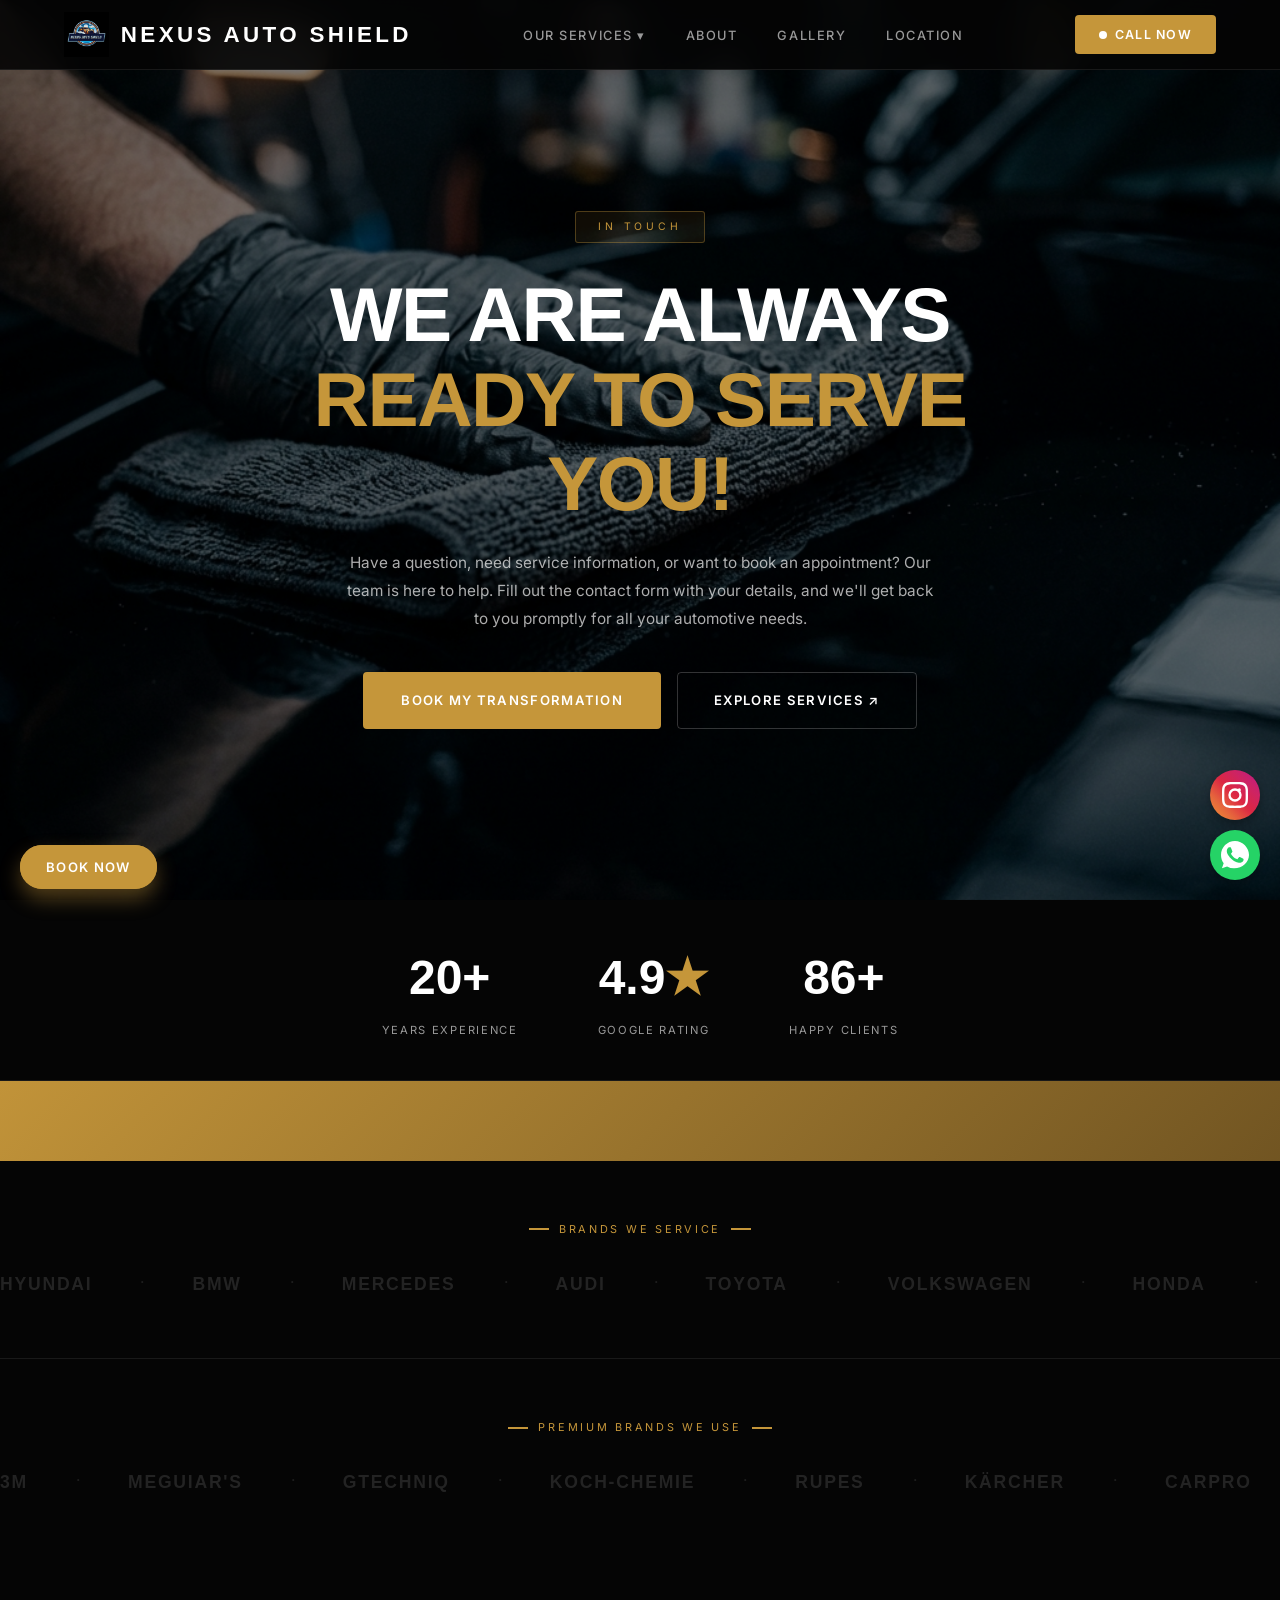
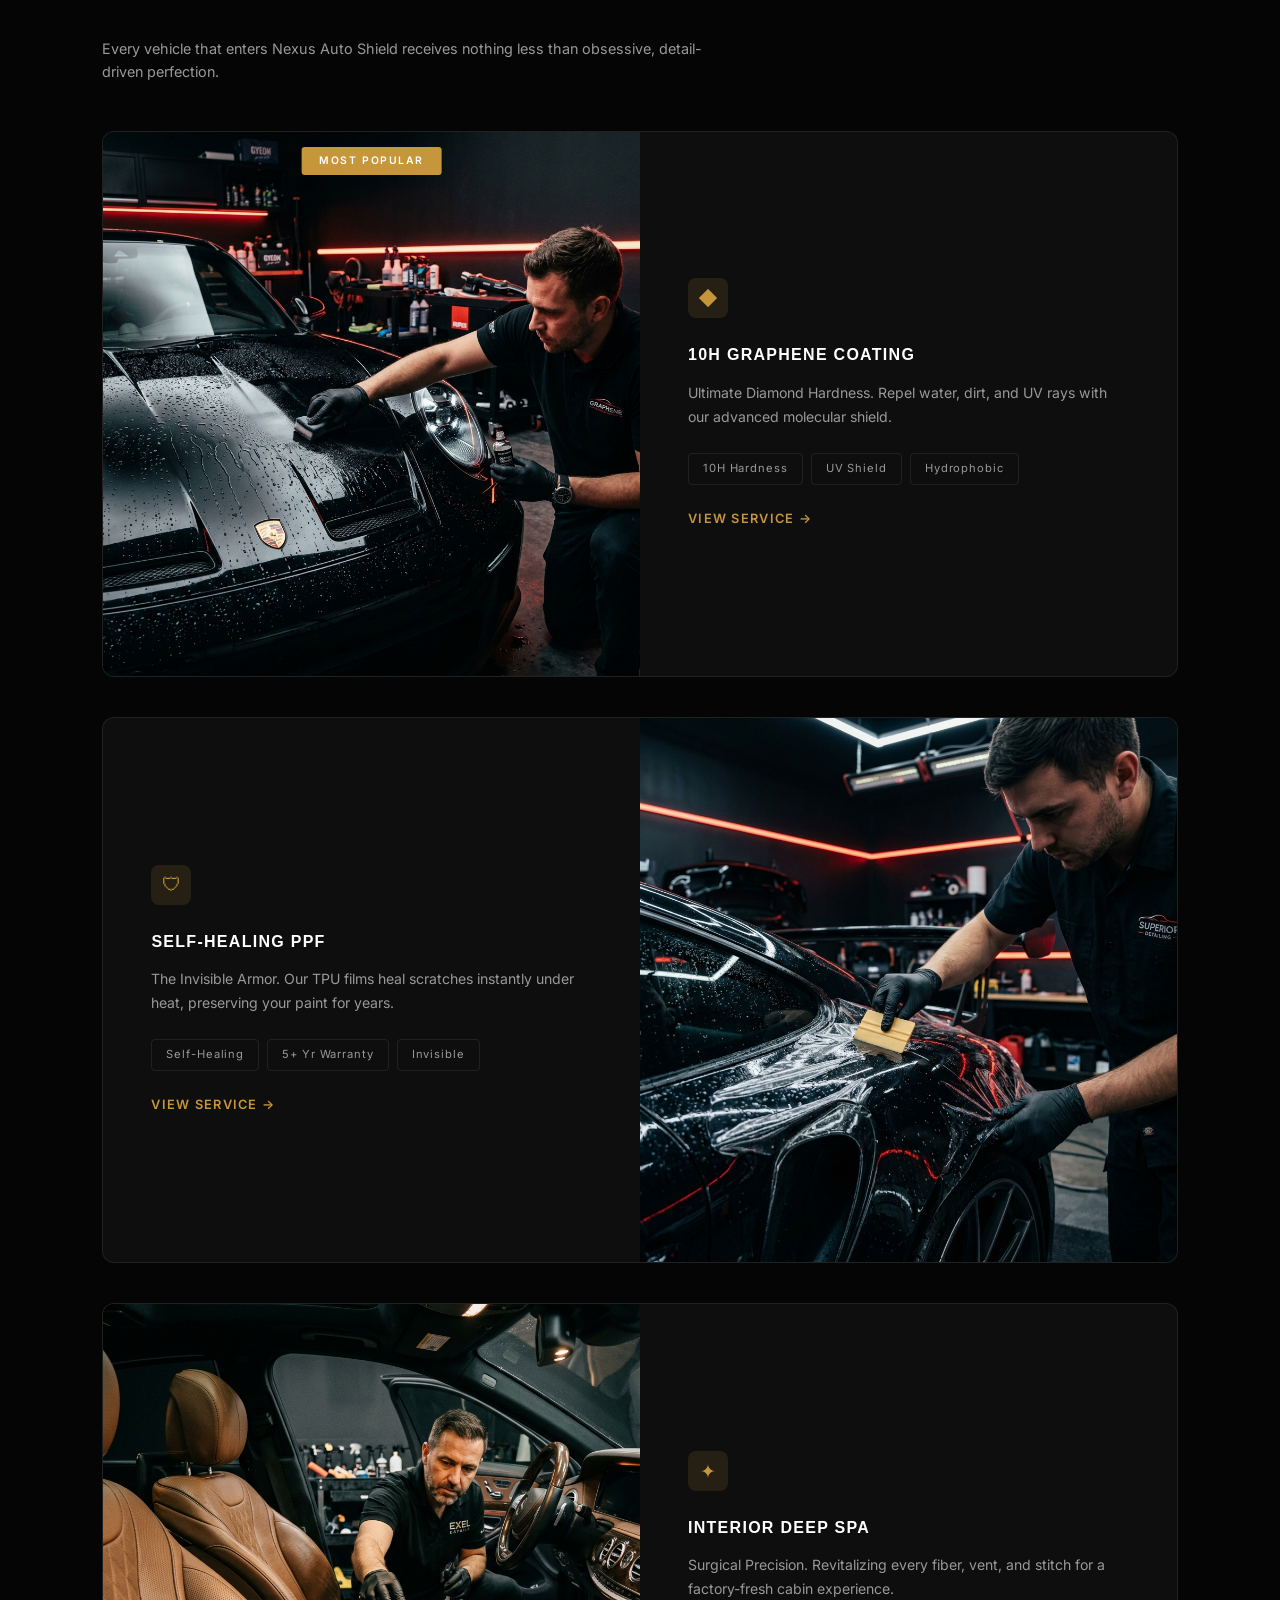
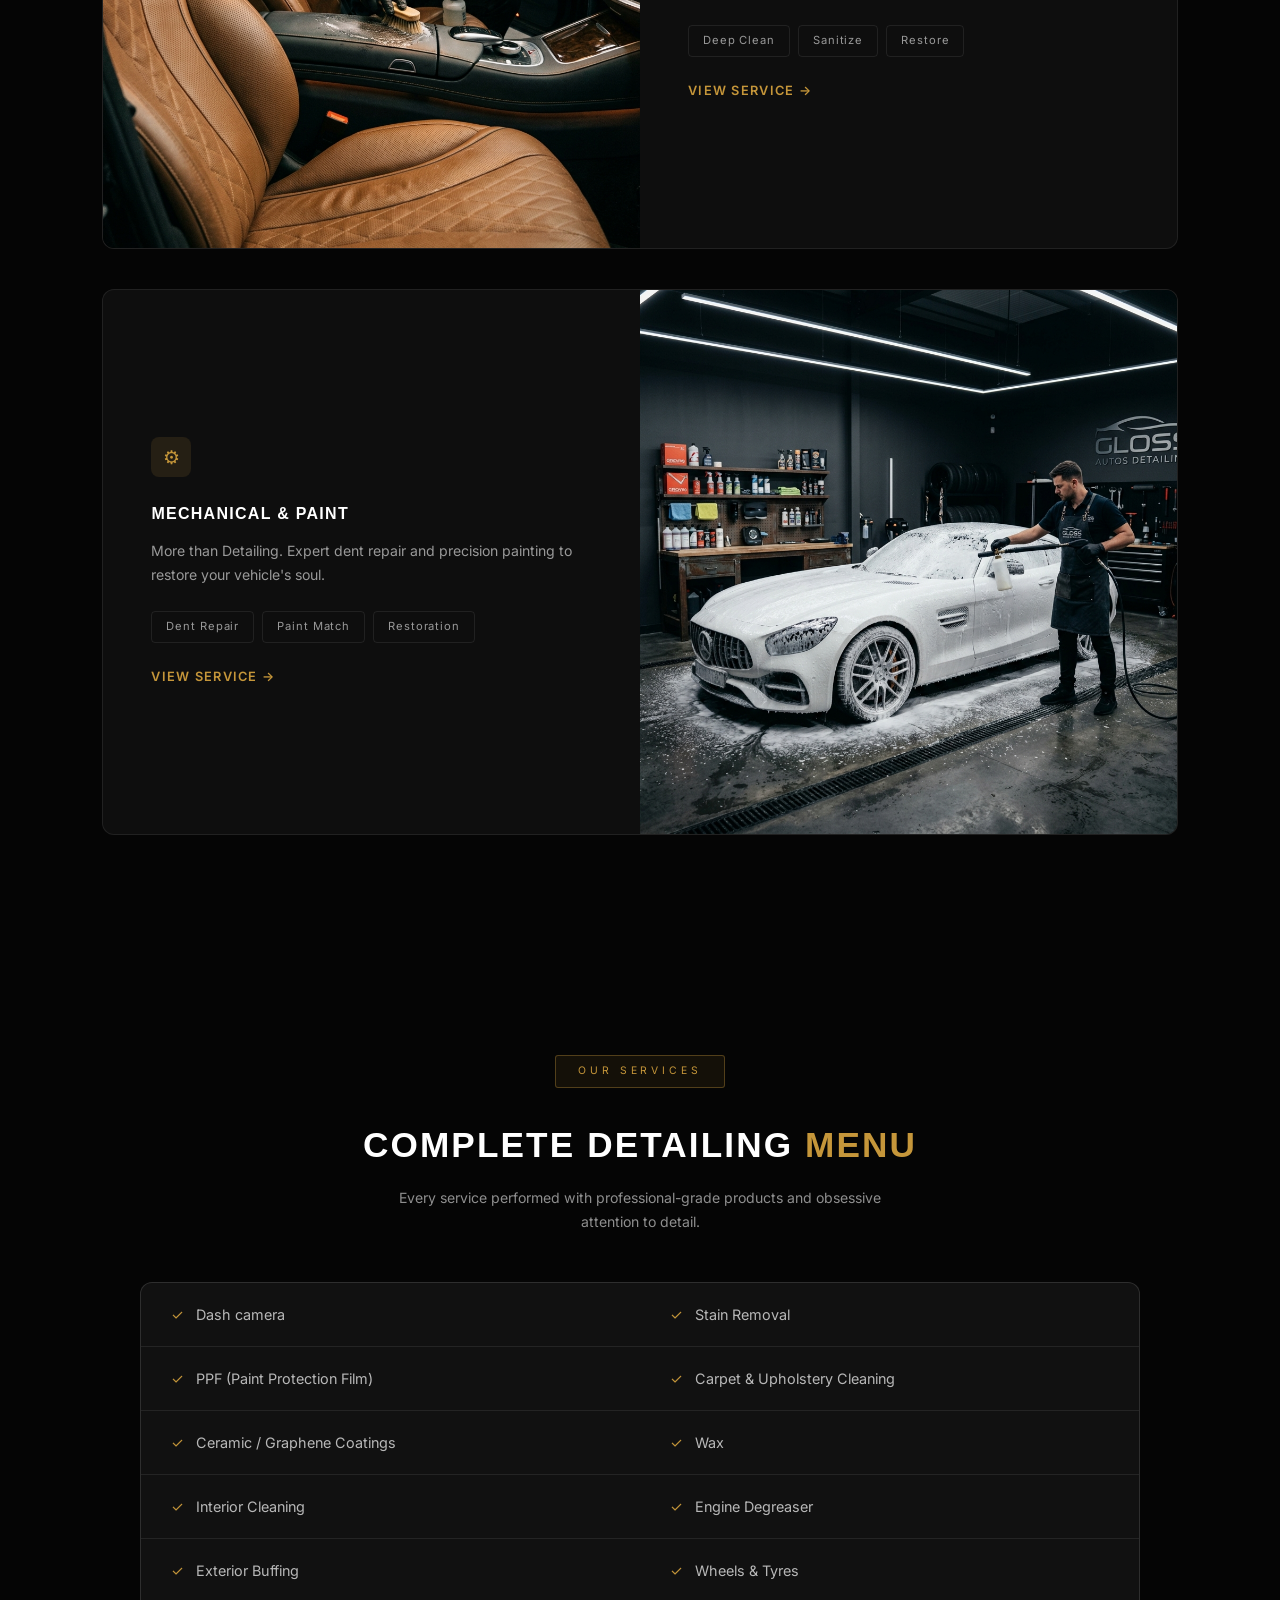
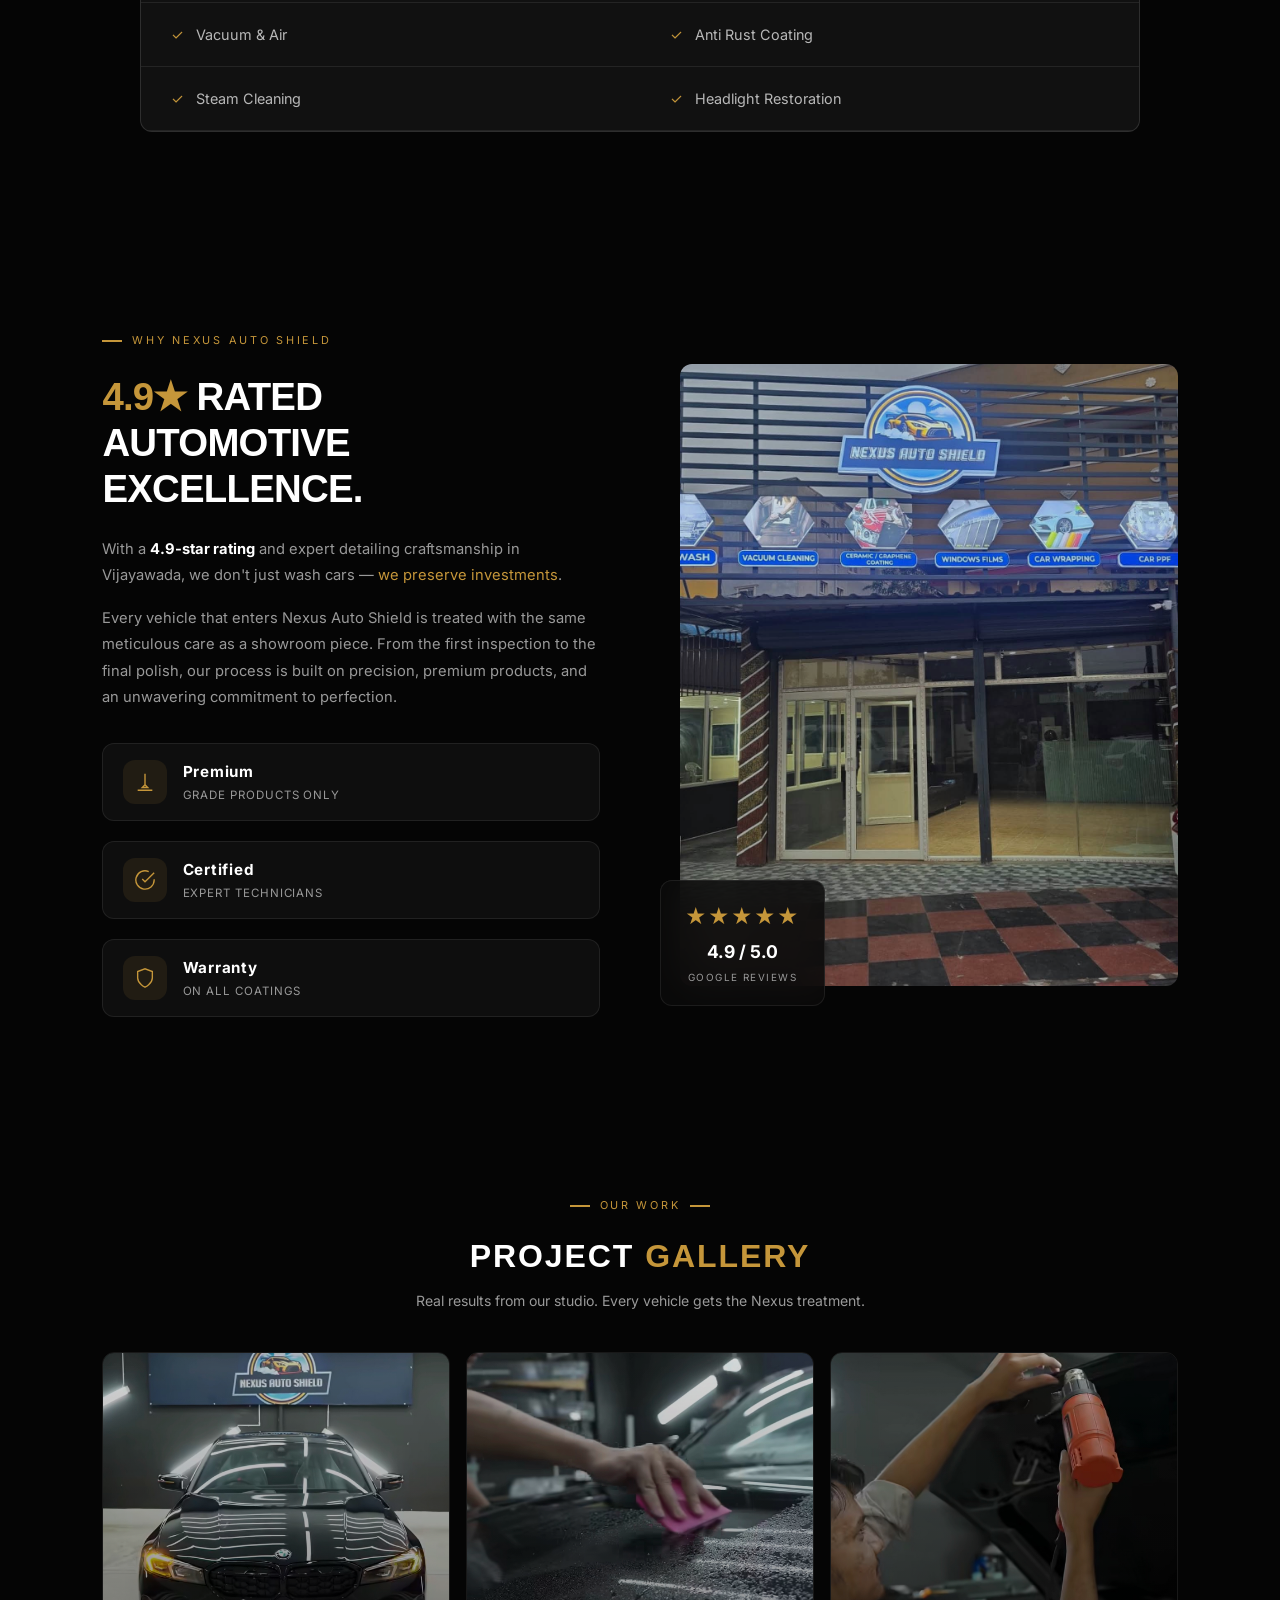
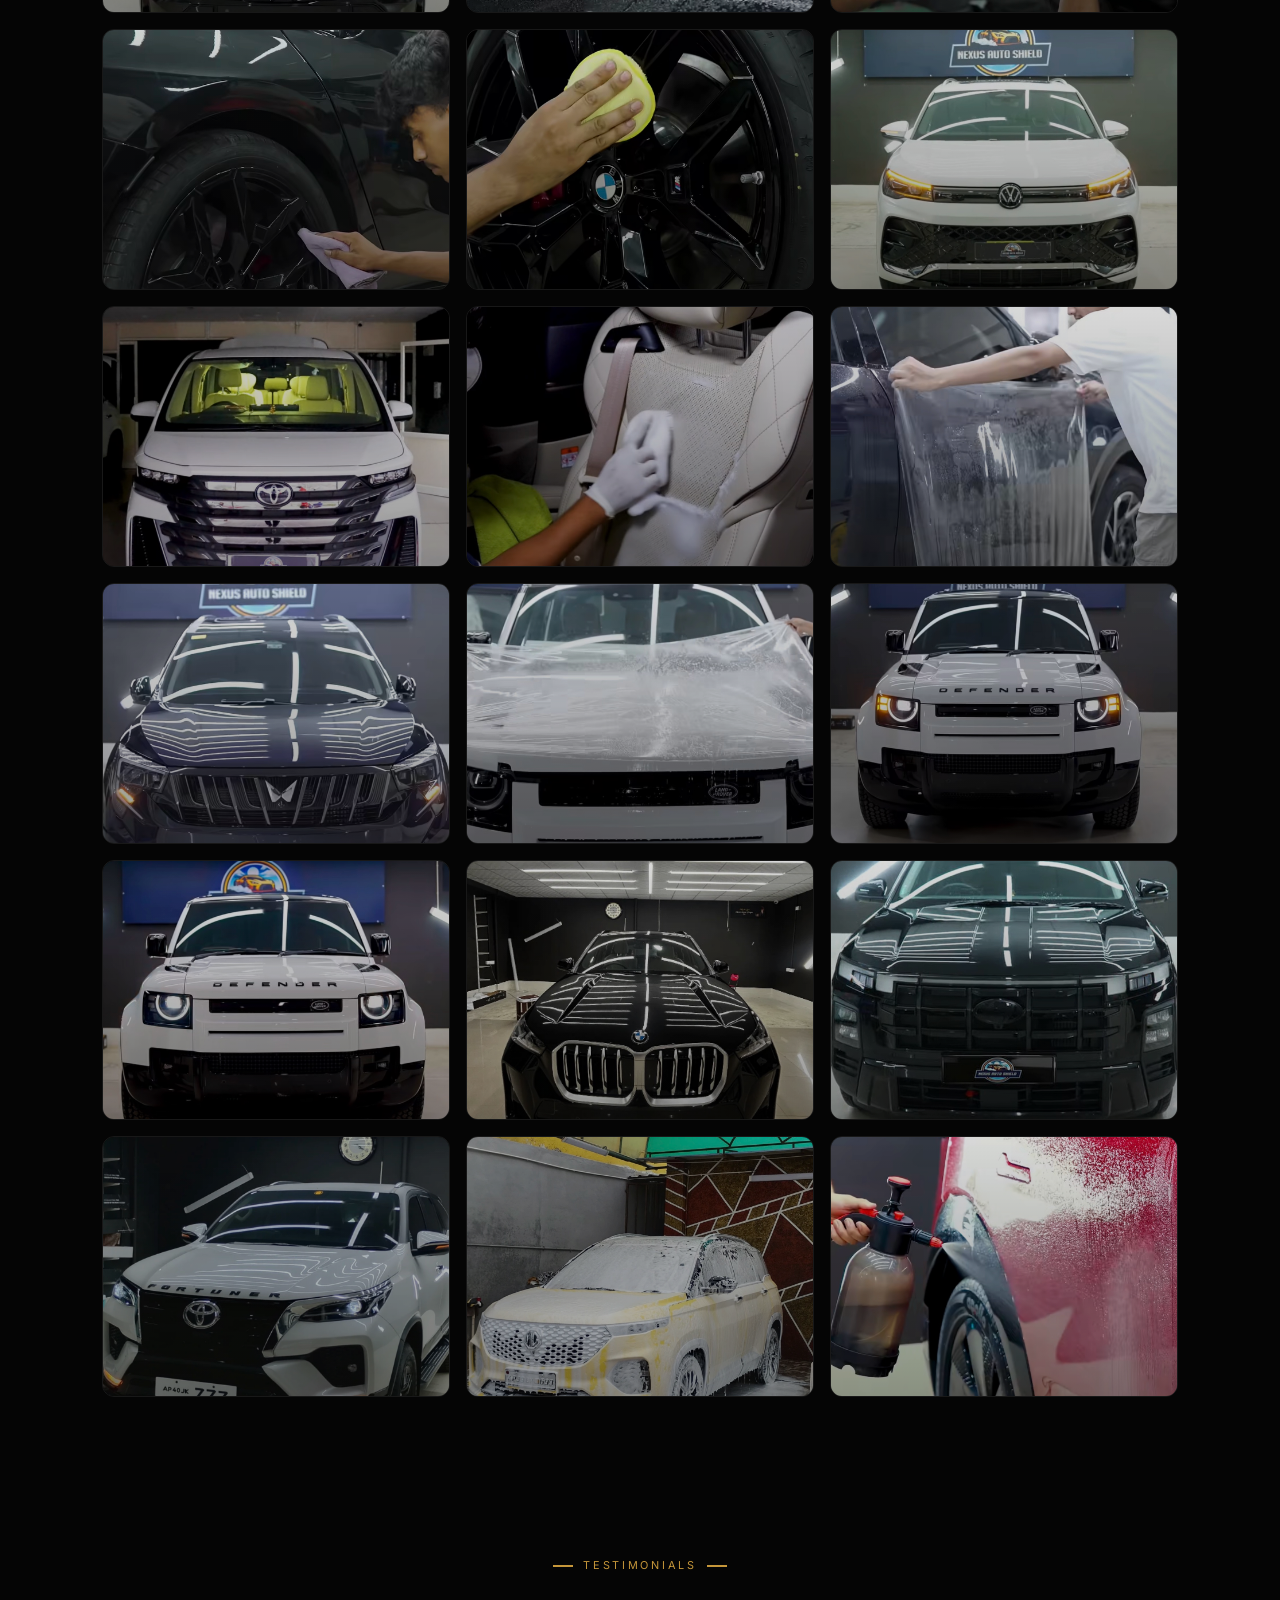
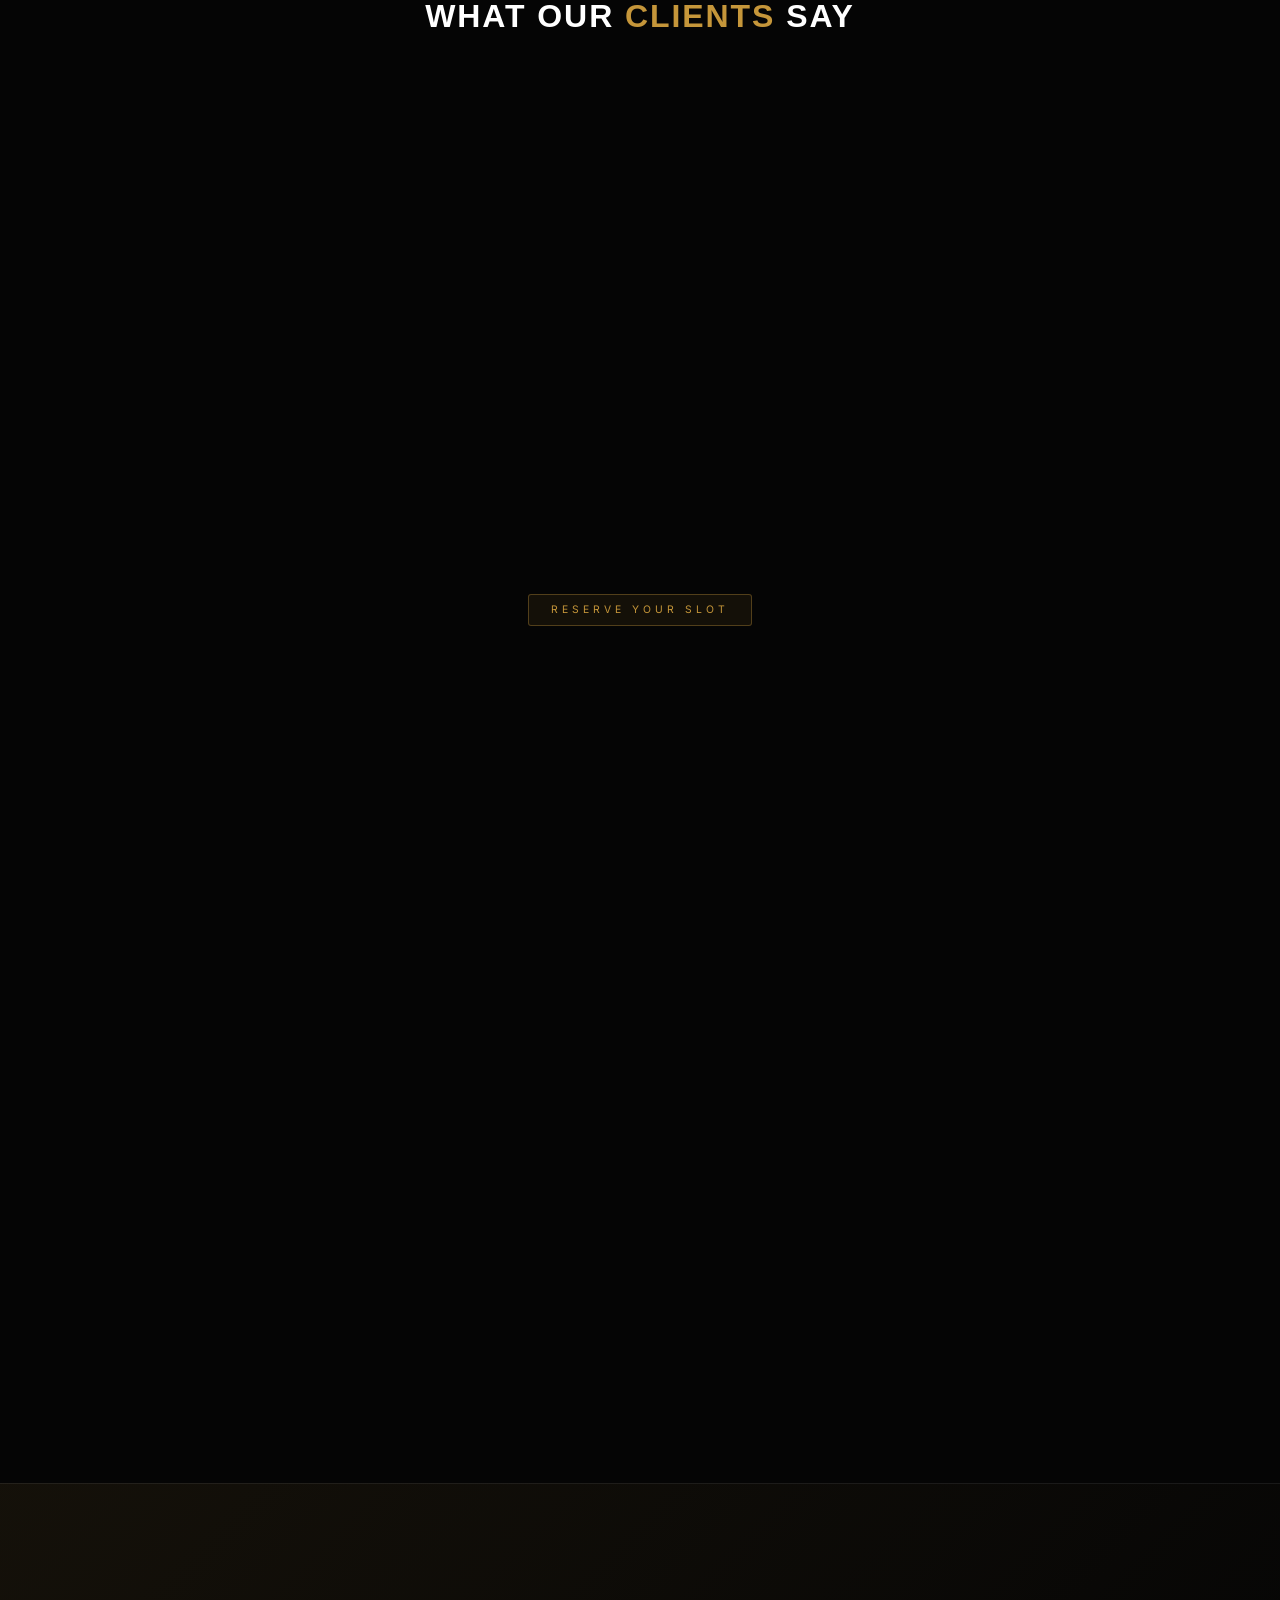
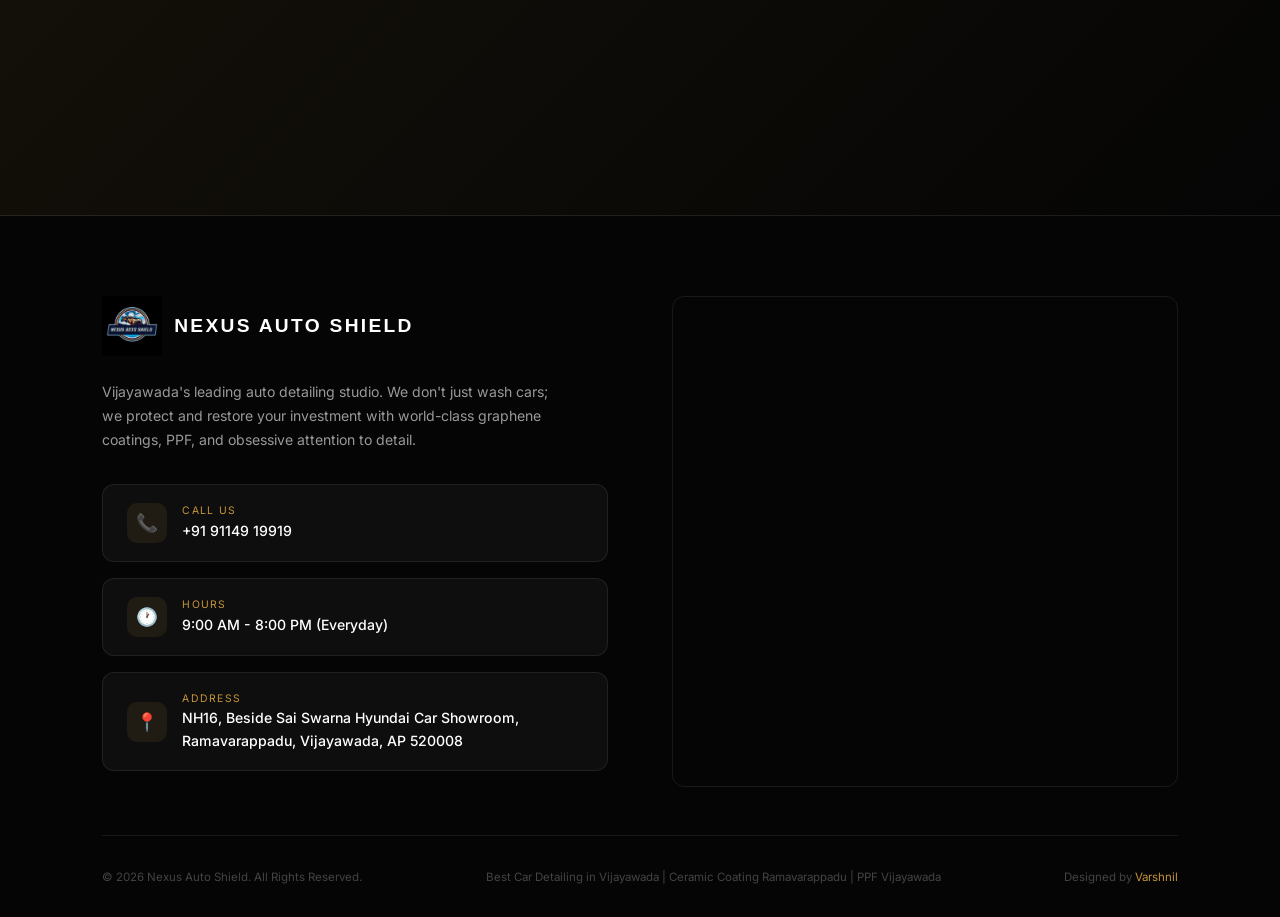
<file: index.html>
<!DOCTYPE html>
<html lang="en">

<head>
  <meta charset="UTF-8">
  <meta name="viewport" content="width=device-width,initial-scale=1.0">
  <title>Nexus Auto Shield | Best Car Detailing in Vijayawada | Ceramic Coating Ramavarappadu</title>
  <meta name="description"
    content="Premium automotive excellence. 10H Graphene Coating, Self-Healing PPF, and showroom restoration in Ramavarappadu, Vijayawada.">
  <link rel="stylesheet" href="style.css">
</head>

<body>

  <!-- PRELOADER -->
  <div class="preloader" id="preloader">
    <img src="images/logo.jpeg" alt="Nexus Auto Shield" class="preloader-logo">
    <div class="preloader-bar"></div>
  </div>

  <!-- NAV -->
  <nav class="nav" id="navbar">
    <div class="nav-brand">
      <img src="images/logo.jpeg" alt="Nexus Auto Shield Logo" style="height:45px;width:auto;">
      <h2>NEXUS AUTO SHIELD</h2>
    </div>
    <ul class="nav-menu" id="navMenu">
      <li class="dropdown">
        <a href="services.html">Our Services ▾</a>
        <div class="dropdown-content">
          <a href="services.html#detailing">Car Detailing</a>
          <a href="services.html#ppf">Self-Healing PPF</a>
          <a href="services.html#ceramic">Ceramic Coating</a>
          <a href="services.html#graphene">10H Graphene</a>
          <a href="services.html#mechanical">Mechanical Services</a>
          <a href="services.html#underbody">Underbody Coating</a>
          <a href="services.html#tint">Window Tint</a>
          <a href="services.html#denting">Denting & Painting</a>
        </div>
      </li>
      <li><a href="#trust">About</a></li>
      <li><a href="#gallery">Gallery</a></li>
      <li><a href="#footer">Location</a></li>
    </ul>
    <a href="tel:+919114919919" class="nav-cta desk"><span class="dot"></span> Call Now</a>
    <button class="hamburger" id="hamburger" aria-label="Menu"><span></span><span></span><span></span></button>
  </nav>

  <!-- HERO -->
  <section class="hero" id="hero">
    <!-- Fixed parallax bg — clipped to parent for iOS/Android compatibility -->
    <div class="hero-parallax-wrap">
      <div class="hero-parallax-bg"></div>
      <div class="hero-parallax-overlay"></div>
    </div>
    <div class="hero-content">
      <div class="hero-contact-tag">IN TOUCH</div>
      <h1 class="hero-contact-heading">We Are Always<br><span class="filled">Ready to Serve You!</span></h1>
      <p class="hero-contact-sub">Have a question, need service information, or want to book an appointment? Our team is here to help. Fill out the contact form with your details, and we'll get back to you promptly for all your automotive needs.</p>
      <div class="hero-btns">
        <a href="#booking" class="btn-red">Book My Transformation</a>
        <a href="services.html" class="btn-ghost">Explore Services ↗</a>
      </div>
    </div>
  </section>

  <!-- STATS -->
  <section class="stats reveal">
    <div class="stat">
      <div class="stat-num" data-target="20">0+</div>
      <div class="stat-label">Years Experience</div>
    </div>
    <div class="stat">
      <div class="stat-num">4.9<span class="star">★</span></div>
      <div class="stat-label">Google Rating</div>
    </div>
    <div class="stat">
      <div class="stat-num" data-target="86">0+</div>
      <div class="stat-label">Happy Clients</div>
    </div>
  </section>

  <!-- RED DIVIDER -->
  <div class="red-divider"></div>

  <!-- BRANDS WE SERVICE -->
  <section class="brands">
    <div class="tag reveal"><span class="line"></span> Brands We Service <span class="line"></span></div>
    <div style="overflow:hidden">
      <div class="brands-track">
        <span class="brand-name">Hyundai</span><span class="brand-sep">·</span>
        <span class="brand-name">BMW</span><span class="brand-sep">·</span>
        <span class="brand-name">Mercedes</span><span class="brand-sep">·</span>
        <span class="brand-name">Audi</span><span class="brand-sep">·</span>
        <span class="brand-name">Toyota</span><span class="brand-sep">·</span>
        <span class="brand-name">Volkswagen</span><span class="brand-sep">·</span>
        <span class="brand-name">Honda</span><span class="brand-sep">·</span>
        <span class="brand-name">Kia</span><span class="brand-sep">·</span>
        <span class="brand-name">Mahindra</span><span class="brand-sep">·</span>
        <span class="brand-name">Tata</span><span class="brand-sep">·</span>
        <span class="brand-name">Maruti Suzuki</span><span class="brand-sep">·</span>
        <span class="brand-name">Skoda</span><span class="brand-sep">·</span>
        <span class="brand-name">Jeep</span><span class="brand-sep">·</span>
        <span class="brand-name">Land Rover</span><span class="brand-sep">·</span>
        <span class="brand-name">Porsche</span><span class="brand-sep">·</span>
        <span class="brand-name">Volvo</span><span class="brand-sep">·</span>
        <!-- duplicate -->
        <span class="brand-name">Hyundai</span><span class="brand-sep">·</span>
        <span class="brand-name">BMW</span><span class="brand-sep">·</span>
        <span class="brand-name">Mercedes</span><span class="brand-sep">·</span>
        <span class="brand-name">Audi</span><span class="brand-sep">·</span>
        <span class="brand-name">Toyota</span><span class="brand-sep">·</span>
        <span class="brand-name">Volkswagen</span><span class="brand-sep">·</span>
        <span class="brand-name">Honda</span><span class="brand-sep">·</span>
        <span class="brand-name">Kia</span><span class="brand-sep">·</span>
        <span class="brand-name">Mahindra</span><span class="brand-sep">·</span>
        <span class="brand-name">Tata</span><span class="brand-sep">·</span>
        <span class="brand-name">Maruti Suzuki</span><span class="brand-sep">·</span>
        <span class="brand-name">Skoda</span><span class="brand-sep">·</span>
        <span class="brand-name">Jeep</span><span class="brand-sep">·</span>
        <span class="brand-name">Land Rover</span><span class="brand-sep">·</span>
        <span class="brand-name">Porsche</span><span class="brand-sep">·</span>
        <span class="brand-name">Volvo</span>
      </div>
    </div>
  </section>

  <!-- PREMIUM BRANDS WE USE -->
  <section class="brands premium-brands">
    <div class="tag reveal"><span class="line"></span> Premium Brands We Use <span class="line"></span></div>
    <div style="overflow:hidden">
      <div class="brands-track" style="animation-direction:reverse;animation-duration:35s">
        <span class="brand-name">3M</span><span class="brand-sep">·</span>
        <span class="brand-name">Meguiar's</span><span class="brand-sep">·</span>
        <span class="brand-name">Gtechniq</span><span class="brand-sep">·</span>
        <span class="brand-name">Koch-Chemie</span><span class="brand-sep">·</span>
        <span class="brand-name">Rupes</span><span class="brand-sep">·</span>
        <span class="brand-name">Kärcher</span><span class="brand-sep">·</span>
        <span class="brand-name">CarPro</span><span class="brand-sep">·</span>
        <span class="brand-name">Menzerna</span><span class="brand-sep">·</span>
        <!-- duplicate -->
        <span class="brand-name">3M</span><span class="brand-sep">·</span>
        <span class="brand-name">Meguiar's</span><span class="brand-sep">·</span>
        <span class="brand-name">Gtechniq</span><span class="brand-sep">·</span>
        <span class="brand-name">Koch-Chemie</span><span class="brand-sep">·</span>
        <span class="brand-name">Rupes</span><span class="brand-sep">·</span>
        <span class="brand-name">Kärcher</span><span class="brand-sep">·</span>
        <span class="brand-name">CarPro</span><span class="brand-sep">·</span>
        <span class="brand-name">Menzerna</span>
      </div>
    </div>
  </section>

  <!-- FEATURED SERVICES -->
  <section class="featured" id="services">
    <p class="intro reveal">Every vehicle that enters Nexus Auto Shield receives nothing less than obsessive, detail-driven
      perfection.</p>

    <!-- 10H Graphene -->
    <div class="service-showcase reveal">
      <div class="service-img-wrap">
        <div class="badge">Most Popular</div>
        <img src="images/graphene.png" alt="10H Graphene Coating" class="service-img">
      </div>
      <div class="service-info">
        <div class="icon">◆</div>
        <h3>10H Graphene Coating</h3>
        <p>Ultimate Diamond Hardness. Repel water, dirt, and UV rays with our advanced molecular shield.</p>
        <div class="service-tags"><span>10H Hardness</span><span>UV Shield</span><span>Hydrophobic</span></div>
        <a href="services.html#graphene" class="service-link">View Service →</a>
      </div>
    </div>

    <!-- Self-Healing PPF -->
    <div class="service-showcase reverse reveal">
      <div class="service-img-wrap">
        <img src="images/ppf.png" alt="Self-Healing PPF" class="service-img">
      </div>
      <div class="service-info">
        <div class="icon">🛡</div>
        <h3>Self-Healing PPF</h3>
        <p>The Invisible Armor. Our TPU films heal scratches instantly under heat, preserving your paint for years.</p>
        <div class="service-tags"><span>Self-Healing</span><span>5+ Yr Warranty</span><span>Invisible</span></div>
        <a href="services.html#ppf" class="service-link">View Service →</a>
      </div>
    </div>

    <!-- Interior Deep Spa -->
    <div class="service-showcase reveal">
      <div class="service-img-wrap">
        <img src="images/interior.png" alt="Interior Deep Spa" class="service-img">
      </div>
      <div class="service-info">
        <div class="icon">✦</div>
        <h3>Interior Deep Spa</h3>
        <p>Surgical Precision. Revitalizing every fiber, vent, and stitch for a factory-fresh cabin experience.</p>
        <div class="service-tags"><span>Deep Clean</span><span>Sanitize</span><span>Restore</span></div>
        <a href="services.html#detailing" class="service-link">View Service →</a>
      </div>
    </div>

    <!-- Mechanical & Paint -->
    <div class="service-showcase reverse reveal">
      <div class="service-img-wrap">
        <img src="images/carwash.png" alt="Car Wash & Mechanical" class="service-img">
      </div>
      <div class="service-info">
        <div class="icon">⚙</div>
        <h3>Mechanical & Paint</h3>
        <p>More than Detailing. Expert dent repair and precision painting to restore your vehicle's soul.</p>
        <div class="service-tags"><span>Dent Repair</span><span>Paint Match</span><span>Restoration</span></div>
        <a href="services.html#mechanical" class="service-link">View Service →</a>
      </div>
    </div>
  </section>

  <!-- COMPLETE DETAILING MENU -->
  <section class="detail-menu parallax-section" id="services-menu">
    <div class="section-parallax-wrap">
      <div class="section-parallax-bg" style="background-image:url('images/hero-parallax.jpg')"></div>
      <div class="section-parallax-overlay" style="background:rgba(5,5,5,.82)"></div>
    </div>
    <div class="section-parallax-content">
      <div class="hero-contact-tag">OUR SERVICES</div>
      <h2 class="reveal" style="text-align:center;font-size:clamp(1.5rem,3vw,2.2rem);margin-bottom:.8rem">Complete Detailing <span class="accent">Menu</span></h2>
      <p class="reveal" style="text-align:center;color:rgba(255,255,255,.55);font-size:.88rem;max-width:540px;margin:0 auto 3rem;line-height:1.7">Every service performed with professional-grade products and obsessive attention to detail.</p>
      <div class="menu-grid reveal">
        <div class="menu-item"><span class="check">✓</span> Dash camera</div>
        <div class="menu-item"><span class="check">✓</span> Stain Removal</div>
        <div class="menu-item"><span class="check">✓</span> PPF (Paint Protection Film)</div>
        <div class="menu-item"><span class="check">✓</span> Carpet &amp; Upholstery Cleaning</div>
        <div class="menu-item"><span class="check">✓</span> Ceramic / Graphene Coatings</div>
        <div class="menu-item"><span class="check">✓</span> Wax</div>
        <div class="menu-item"><span class="check">✓</span> Interior Cleaning</div>
        <div class="menu-item"><span class="check">✓</span> Engine Degreaser</div>
        <div class="menu-item"><span class="check">✓</span> Exterior Buffing</div>
        <div class="menu-item"><span class="check">✓</span> Wheels &amp; Tyres</div>
        <div class="menu-item"><span class="check">✓</span> Vacuum &amp; Air</div>
        <div class="menu-item"><span class="check">✓</span> Anti Rust Coating</div>
        <div class="menu-item"><span class="check">✓</span> Steam Cleaning</div>
        <div class="menu-item"><span class="check">✓</span> Headlight Restoration</div>
      </div>
    </div>
  </section>

  <!-- TRUST / ABOUT -->
  <section class="trust-section" id="trust">
    <div class="trust-container">
      <div class="trust-grid-new">
        <div class="trust-content" data-animate="fade-right">
          <span class="trust-tag">WHY NEXUS AUTO SHIELD</span>
          <h2 class="trust-heading">
            <span class="accent">4.9★</span> RATED<br>
            AUTOMOTIVE<br>
            EXCELLENCE.
          </h2>
          <p class="trust-text">
            With a <strong>4.9-star rating</strong> and expert detailing craftsmanship in Vijayawada,
            we don't just wash cars — <span class="accent">we preserve investments</span>.
          </p>
          <p class="trust-text">
            Every vehicle that enters Nexus Auto Shield is treated with the same meticulous care
            as a showroom piece. From the first inspection to the final polish, our process is built on
            precision, premium products, and an unwavering commitment to perfection.
          </p>

          <div class="trust-metrics">
            <div class="metric reveal">
              <div class="metric-icon">
                <svg viewBox="0 0 24 24" fill="none" stroke="currentColor" stroke-width="1.5">
                  <path d="M12 15l-3 3h6l-3-3zM12 15V3M20 21H4" />
                </svg>
              </div>
              <div class="metric-info">
                <span class="metric-number">Premium</span>
                <span class="metric-label">Grade Products Only</span>
              </div>
            </div>
            <div class="metric reveal">
              <div class="metric-icon">
                <svg viewBox="0 0 24 24" fill="none" stroke="currentColor" stroke-width="1.5">
                  <path d="M22 11.08V12a10 10 0 11-5.93-9.14" />
                  <path d="M22 4L12 14.01l-3-3" />
                </svg>
              </div>
              <div class="metric-info">
                <span class="metric-number">Certified</span>
                <span class="metric-label">Expert Technicians</span>
              </div>
            </div>
            <div class="metric reveal">
              <div class="metric-icon">
                <svg viewBox="0 0 24 24" fill="none" stroke="currentColor" stroke-width="1.5">
                  <path d="M12 22s8-4 8-10V5l-8-3-8 3v7c0 6 8 10 8 10z" />
                </svg>
              </div>
              <div class="metric-info">
                <span class="metric-number">Warranty</span>
                <span class="metric-label">On All Coatings</span>
              </div>
            </div>
          </div>
        </div>

        <div class="trust-visual reveal">
          <div class="trust-image-wrapper">
            <img src="images/sheild.jpeg" alt="Nexus Auto Shield — Premium Car Detailing Studio" loading="lazy">
            <div class="trust-image-border"></div>
          </div>
          <div class="trust-rating-card">
            <div class="rating-stars">★★★★★</div>
            <span class="rating-score">4.9 / 5.0</span>
            <span class="rating-source">Google Reviews</span>
          </div>
        </div>
      </div>
    </div>
  </section>

  <!-- GALLERY -->
  <section class="gallery" id="gallery">
    <div class="header" style="text-align:center;margin-bottom:2.5rem">
      <div class="tag reveal"><span class="line"></span> Our Work <span class="line"></span></div>
      <h2 class="reveal" style="font-size:clamp(1.3rem,2.5vw,2rem)">Project <span class="accent">Gallery</span></h2>
      <p class="reveal" style="color:var(--text2);margin-top:.5rem;font-size:.88rem">Real results from our studio. Every vehicle gets the Nexus treatment.</p>
    </div>
    <div class="gallery-grid reveal">
      <div class="gallery-item"><img src="images/gallery/IMG_3635.jpeg" alt="Car Detailing Work" loading="lazy"></div>
      <div class="gallery-item"><img src="images/gallery/IMG_3636.jpeg" alt="Ceramic Coating" loading="lazy"></div>
      <div class="gallery-item"><img src="images/gallery/IMG_3637.jpeg" alt="PPF Installation" loading="lazy"></div>
      <div class="gallery-item"><img src="images/gallery/IMG_3638.jpeg" alt="Paint Protection" loading="lazy"></div>
      <div class="gallery-item"><img src="images/gallery/IMG_3639.jpeg" alt="Interior Detailing" loading="lazy"></div>
      <div class="gallery-item"><img src="images/gallery/IMG_3640.jpeg" alt="Exterior Polish" loading="lazy"></div>
      <div class="gallery-item"><img src="images/gallery/IMG_3641.jpeg" alt="Car Wash" loading="lazy"></div>
      <div class="gallery-item"><img src="images/gallery/IMG_3643.jpeg" alt="Graphene Coating" loading="lazy"></div>
      <div class="gallery-item"><img src="images/gallery/IMG_3645.jpeg" alt="Vehicle Protection" loading="lazy"></div>
      <div class="gallery-item"><img src="images/gallery/IMG_3646.jpeg" alt="Auto Detailing" loading="lazy"></div>
      <div class="gallery-item"><img src="images/gallery/IMG_3647.jpeg" alt="Showroom Finish" loading="lazy"></div>
      <div class="gallery-item"><img src="images/gallery/IMG_3648.jpeg" alt="Premium Wash" loading="lazy"></div>
      <div class="gallery-item"><img src="images/gallery/IMG_3649.jpeg" alt="Dent Repair" loading="lazy"></div>
      <div class="gallery-item"><img src="images/gallery/IMG_3650.jpeg" alt="Underbody Coating" loading="lazy"></div>
      <div class="gallery-item"><img src="images/gallery/IMG_3651.jpeg" alt="Window Tinting" loading="lazy"></div>
      <div class="gallery-item"><img src="images/gallery/IMG_3652.jpeg" alt="Engine Bay Cleaning" loading="lazy"></div>
      <div class="gallery-item"><img src="images/gallery/IMG_3653.jpeg" alt="Headlight Restoration" loading="lazy"></div>
      <div class="gallery-item"><img src="images/gallery/IMG_3654.jpeg" alt="Final Results" loading="lazy"></div>
    </div>
  </section>

  <!-- TESTIMONIALS -->
  <section class="testimonials" id="testimonials">
    <div class="header">
      <div class="tag reveal"><span class="line"></span> Testimonials <span class="line"></span></div>
      <h2 class="reveal" style="font-size:clamp(1.3rem,2.5vw,2rem)">What Our <span class="accent">Clients</span> Say</h2>
      <p class="reveal" style="color:var(--text2);margin-top:.5rem;font-size:.88rem">Real reviews from verified Google customers who experienced the Nexus Auto Shield difference.</p>
    </div>

    <div class="testimonials-track-wrapper reveal">
      <div class="testimonials-track" id="testimonials-track">

        <div class="testimonial-card">
          <div class="testimonial-header">
            <div class="reviewer-avatar">SK</div>
            <div class="reviewer-info">
              <span class="reviewer-name">Sai Krishna</span>
              <span class="reviewer-time"><svg viewBox="0 0 24 24" fill="none" stroke="currentColor" stroke-width="1.5" width="12" height="12"><circle cx="12" cy="12" r="10"/><path d="M12 6v6l4 2"/></svg> 2 months ago</span>
            </div>
            <div class="google-badge" title="Verified Google Review"><svg viewBox="0 0 24 24" width="18" height="18"><path fill="#4285F4" d="M22.56 12.25c0-.78-.07-1.53-.2-2.25H12v4.26h5.92a5.06 5.06 0 01-2.2 3.32v2.76h3.57c2.08-1.92 3.28-4.74 3.28-8.09z"/><path fill="#34A853" d="M12 23c2.97 0 5.46-.98 7.28-2.66l-3.57-2.77c-.98.66-2.23 1.06-3.71 1.06-2.86 0-5.29-1.93-6.16-4.53H2.18v2.84C3.99 20.53 7.7 23 12 23z"/><path fill="#FBBC05" d="M5.84 14.09c-.22-.66-.35-1.36-.35-2.09s.13-1.43.35-2.09V7.07H2.18C1.43 8.55 1 10.22 1 12s.43 3.45 1.18 4.93l2.85-2.22.81-.62z"/><path fill="#EA4335" d="M12 5.38c1.62 0 3.06.56 4.21 1.64l3.15-3.15C17.45 2.09 14.97 1 12 1 7.7 1 3.99 3.47 2.18 7.07l3.66 2.84c.87-2.6 3.3-4.53 6.16-4.53z"/></svg></div>
          </div>
          <div class="testimonial-stars">★★★★★</div>
          <p class="testimonial-text">"This place is truly a gem for vehicle repairs and maintenance. The state-of-the-art automobile washing machine left my car sparkling clean. Excellent service quality and very professional staff. Highly recommended!"</p>
        </div>

        <div class="testimonial-card">
          <div class="testimonial-header">
            <div class="reviewer-avatar">RV</div>
            <div class="reviewer-info">
              <span class="reviewer-name">Ravi Varma</span>
              <span class="reviewer-time"><svg viewBox="0 0 24 24" fill="none" stroke="currentColor" stroke-width="1.5" width="12" height="12"><circle cx="12" cy="12" r="10"/><path d="M12 6v6l4 2"/></svg> 3 months ago</span>
            </div>
            <div class="google-badge" title="Verified Google Review"><svg viewBox="0 0 24 24" width="18" height="18"><path fill="#4285F4" d="M22.56 12.25c0-.78-.07-1.53-.2-2.25H12v4.26h5.92a5.06 5.06 0 01-2.2 3.32v2.76h3.57c2.08-1.92 3.28-4.74 3.28-8.09z"/><path fill="#34A853" d="M12 23c2.97 0 5.46-.98 7.28-2.66l-3.57-2.77c-.98.66-2.23 1.06-3.71 1.06-2.86 0-5.29-1.93-6.16-4.53H2.18v2.84C3.99 20.53 7.7 23 12 23z"/><path fill="#FBBC05" d="M5.84 14.09c-.22-.66-.35-1.36-.35-2.09s.13-1.43.35-2.09V7.07H2.18C1.43 8.55 1 10.22 1 12s.43 3.45 1.18 4.93l2.85-2.22.81-.62z"/><path fill="#EA4335" d="M12 5.38c1.62 0 3.06.56 4.21 1.64l3.15-3.15C17.45 2.09 14.97 1 12 1 7.7 1 3.99 3.47 2.18 7.07l3.66 2.84c.87-2.6 3.3-4.53 6.16-4.53z"/></svg></div>
          </div>
          <div class="testimonial-stars">★★★★★</div>
          <p class="testimonial-text">"Great service at a reasonable price. The booking process was quick and I didn't have to wait long. They took care of my car with attention to detail. The location near NH16 is very convenient. Will definitely be coming back!"</p>
        </div>

        <div class="testimonial-card">
          <div class="testimonial-header">
            <div class="reviewer-avatar">PK</div>
            <div class="reviewer-info">
              <span class="reviewer-name">Pavan Kumar</span>
              <span class="reviewer-time"><svg viewBox="0 0 24 24" fill="none" stroke="currentColor" stroke-width="1.5" width="12" height="12"><circle cx="12" cy="12" r="10"/><path d="M12 6v6l4 2"/></svg> 1 month ago</span>
            </div>
            <div class="google-badge" title="Verified Google Review"><svg viewBox="0 0 24 24" width="18" height="18"><path fill="#4285F4" d="M22.56 12.25c0-.78-.07-1.53-.2-2.25H12v4.26h5.92a5.06 5.06 0 01-2.2 3.32v2.76h3.57c2.08-1.92 3.28-4.74 3.28-8.09z"/><path fill="#34A853" d="M12 23c2.97 0 5.46-.98 7.28-2.66l-3.57-2.77c-.98.66-2.23 1.06-3.71 1.06-2.86 0-5.29-1.93-6.16-4.53H2.18v2.84C3.99 20.53 7.7 23 12 23z"/><path fill="#FBBC05" d="M5.84 14.09c-.22-.66-.35-1.36-.35-2.09s.13-1.43.35-2.09V7.07H2.18C1.43 8.55 1 10.22 1 12s.43 3.45 1.18 4.93l2.85-2.22.81-.62z"/><path fill="#EA4335" d="M12 5.38c1.62 0 3.06.56 4.21 1.64l3.15-3.15C17.45 2.09 14.97 1 12 1 7.7 1 3.99 3.47 2.18 7.07l3.66 2.84c.87-2.6 3.3-4.53 6.16-4.53z"/></svg></div>
          </div>
          <div class="testimonial-stars">★★★★★</div>
          <p class="testimonial-text">"Best car washing and detailing center in Ramavarappadu. Got my car foam washed and polished — it looks brand new now. The staff is very friendly and the customer-first approach really shows. Reasonably priced too!"</p>
        </div>

        <div class="testimonial-card">
          <div class="testimonial-header">
            <div class="reviewer-avatar">VN</div>
            <div class="reviewer-info">
              <span class="reviewer-name">Venkatesh Naidu</span>
              <span class="reviewer-time"><svg viewBox="0 0 24 24" fill="none" stroke="currentColor" stroke-width="1.5" width="12" height="12"><circle cx="12" cy="12" r="10"/><path d="M12 6v6l4 2"/></svg> 2 weeks ago</span>
            </div>
            <div class="google-badge" title="Verified Google Review"><svg viewBox="0 0 24 24" width="18" height="18"><path fill="#4285F4" d="M22.56 12.25c0-.78-.07-1.53-.2-2.25H12v4.26h5.92a5.06 5.06 0 01-2.2 3.32v2.76h3.57c2.08-1.92 3.28-4.74 3.28-8.09z"/><path fill="#34A853" d="M12 23c2.97 0 5.46-.98 7.28-2.66l-3.57-2.77c-.98.66-2.23 1.06-3.71 1.06-2.86 0-5.29-1.93-6.16-4.53H2.18v2.84C3.99 20.53 7.7 23 12 23z"/><path fill="#FBBC05" d="M5.84 14.09c-.22-.66-.35-1.36-.35-2.09s.13-1.43.35-2.09V7.07H2.18C1.43 8.55 1 10.22 1 12s.43 3.45 1.18 4.93l2.85-2.22.81-.62z"/><path fill="#EA4335" d="M12 5.38c1.62 0 3.06.56 4.21 1.64l3.15-3.15C17.45 2.09 14.97 1 12 1 7.7 1 3.99 3.47 2.18 7.07l3.66 2.84c.87-2.6 3.3-4.53 6.16-4.53z"/></svg></div>
          </div>
          <div class="testimonial-stars">★★★★★</div>
          <p class="testimonial-text">"Took my Hyundai Creta here for ceramic coating and the results are absolutely stunning. The team knows their craft. Very professional setup near Sai Swarna Hyundai showroom. Hassle-free experience from start to finish."</p>
        </div>

        <div class="testimonial-card">
          <div class="testimonial-header">
            <div class="reviewer-avatar">SR</div>
            <div class="reviewer-info">
              <span class="reviewer-name">Suresh Reddy</span>
              <span class="reviewer-time"><svg viewBox="0 0 24 24" fill="none" stroke="currentColor" stroke-width="1.5" width="12" height="12"><circle cx="12" cy="12" r="10"/><path d="M12 6v6l4 2"/></svg> 3 weeks ago</span>
            </div>
            <div class="google-badge" title="Verified Google Review"><svg viewBox="0 0 24 24" width="18" height="18"><path fill="#4285F4" d="M22.56 12.25c0-.78-.07-1.53-.2-2.25H12v4.26h5.92a5.06 5.06 0 01-2.2 3.32v2.76h3.57c2.08-1.92 3.28-4.74 3.28-8.09z"/><path fill="#34A853" d="M12 23c2.97 0 5.46-.98 7.28-2.66l-3.57-2.77c-.98.66-2.23 1.06-3.71 1.06-2.86 0-5.29-1.93-6.16-4.53H2.18v2.84C3.99 20.53 7.7 23 12 23z"/><path fill="#FBBC05" d="M5.84 14.09c-.22-.66-.35-1.36-.35-2.09s.13-1.43.35-2.09V7.07H2.18C1.43 8.55 1 10.22 1 12s.43 3.45 1.18 4.93l2.85-2.22.81-.62z"/><path fill="#EA4335" d="M12 5.38c1.62 0 3.06.56 4.21 1.64l3.15-3.15C17.45 2.09 14.97 1 12 1 7.7 1 3.99 3.47 2.18 7.07l3.66 2.84c.87-2.6 3.3-4.53 6.16-4.53z"/></svg></div>
          </div>
          <div class="testimonial-stars">★★★★★</div>
          <p class="testimonial-text">"Amazing car detailing service! Got full interior cleaning and exterior wax polishing done. The attention to detail was exceptional — every corner of the car was spotless. Worth every penny. Highly recommend Nexus Auto Shield!"</p>
        </div>

        <div class="testimonial-card">
          <div class="testimonial-header">
            <div class="reviewer-avatar">MR</div>
            <div class="reviewer-info">
              <span class="reviewer-name">Mahesh Rao</span>
              <span class="reviewer-time"><svg viewBox="0 0 24 24" fill="none" stroke="currentColor" stroke-width="1.5" width="12" height="12"><circle cx="12" cy="12" r="10"/><path d="M12 6v6l4 2"/></svg> 1 month ago</span>
            </div>
            <div class="google-badge" title="Verified Google Review"><svg viewBox="0 0 24 24" width="18" height="18"><path fill="#4285F4" d="M22.56 12.25c0-.78-.07-1.53-.2-2.25H12v4.26h5.92a5.06 5.06 0 01-2.2 3.32v2.76h3.57c2.08-1.92 3.28-4.74 3.28-8.09z"/><path fill="#34A853" d="M12 23c2.97 0 5.46-.98 7.28-2.66l-3.57-2.77c-.98.66-2.23 1.06-3.71 1.06-2.86 0-5.29-1.93-6.16-4.53H2.18v2.84C3.99 20.53 7.7 23 12 23z"/><path fill="#FBBC05" d="M5.84 14.09c-.22-.66-.35-1.36-.35-2.09s.13-1.43.35-2.09V7.07H2.18C1.43 8.55 1 10.22 1 12s.43 3.45 1.18 4.93l2.85-2.22.81-.62z"/><path fill="#EA4335" d="M12 5.38c1.62 0 3.06.56 4.21 1.64l3.15-3.15C17.45 2.09 14.97 1 12 1 7.7 1 3.99 3.47 2.18 7.07l3.66 2.84c.87-2.6 3.3-4.53 6.16-4.53z"/></svg></div>
          </div>
          <div class="testimonial-stars">★★★★★</div>
          <p class="testimonial-text">"Convenient location on NH16, right beside Sai Swarna Hyundai. Quick service with no unnecessary waiting. The car wash quality is top-notch and pricing is very reasonable. A must-visit for car owners in Vijayawada."</p>
        </div>

      </div>
    </div>
  </section>

  <!-- BOOKING -->
  <section class="booking parallax-section" id="booking">
    <div class="section-parallax-wrap">
      <div class="section-parallax-bg" style="background-image:url('images/booking-parallax.jpg')"></div>
      <div class="section-parallax-overlay" style="background:rgba(5,5,5,.82)"></div>
    </div>
    <div class="section-parallax-content">
      <div class="hero-contact-tag">RESERVE YOUR SLOT</div>
      <h2 class="reveal">Book Your <span class="accent">Transformation.</span></h2>
      <p class="sub reveal">Our studio operates on a strictly limited volume model to ensure every vehicle receives
        obsessive attention. Reserve your slot today.</p>
      <div class="booking-features reveal">
        <div class="feat"><span class="ico">⚡</span> Priority Scheduling</div>
        <div class="feat"><span class="ico">💬</span> Free Initial Consultation</div>
        <div class="feat"><span class="ico">✓</span> Instant WhatsApp Confirmation</div>
      </div>
      <div class="booking-form reveal">
        <form id="bookingForm" onsubmit="handleBooking(event)">
          <div class="form-row">
            <div class="form-group"><label>Full Name</label><input type="text" id="fname" placeholder="Your name"
                required></div>
            <div class="form-group"><label>Phone Number</label><input type="tel" id="fphone" placeholder="+91 XXXXX XXXXX"
                required></div>
          </div>
          <div class="form-row">
            <div class="form-group"><label>Car Brand &amp; Model</label><input type="text" id="fcar" placeholder="e.g. BMW X5"
                required></div>
            <div class="form-group"><label>Service Required</label>
              <select id="fservice" required>
                <option value="">Select a service</option>
                <option>PPF (Paint Protection Film)</option>
                <option>Ceramic / Graphene Coatings</option>
                <option>Interior Cleaning</option>
                <option>Exterior Buffing</option>
                <option>Vacuum &amp; Air</option>
                <option>Steam Cleaning</option>
                <option>Stain Removal</option>
                <option>Carpet &amp; Upholstery Cleaning</option>
                <option>Wax Protection</option>
                <option>Engine Degreaser</option>
                <option>Wheels &amp; Tyres</option>
                <option>Anti-Rust Coating</option>
                <option>Headlight Restoration</option>
                <option>Car Foam Wash</option>
                <option>Denting &amp; Painting</option>
                <option>Window Tint</option>
              </select>
            </div>
          </div>
          <div class="form-row">
            <div class="form-group"><label>Preferred Date</label><input type="date" id="fdate" required></div>
            <div class="form-group"><label>Preferred Time</label>
              <select id="ftime" required>
                <option value="">Select time</option>
                <option>9:00 AM</option>
                <option>10:00 AM</option>
                <option>11:00 AM</option>
                <option>12:00 PM</option>
                <option>1:00 PM</option>
                <option>2:00 PM</option>
                <option>3:00 PM</option>
                <option>4:00 PM</option>
                <option>5:00 PM</option>
                <option>6:00 PM</option>
                <option>7:00 PM</option>
                <option>8:00 PM</option>
              </select>
            </div>
          </div>
          <div class="form-group"><label>Additional Notes</label><textarea id="fnotes" rows="3"
              placeholder="Any special requests..."></textarea></div>
          <button type="submit" class="form-submit">Confirm Booking </button>
        </form>
      </div>
    </div>
  </section>

  <!-- CTA BANNER -->
  <section class="cta-banner">
    <h2 class="reveal">Ready for the <span class="accent">Nexus Auto Shield</span> Treatment?</h2>
    <p class="reveal">Book your appointment today and experience the difference expert detailing mastery makes.</p>
    <div class="btns reveal">
      <a href="tel:+919114919919" class="btn-red">Call +91 91149 19919</a>
      <a href="#booking" class="btn-ghost">Book Now ↗</a>
    </div>
  </section>

  <!-- FOOTER -->
  <footer class="footer" id="footer">
    <div class="footer-main">
      <div class="footer-info">
        <div class="brand">
          <img src="images/logo.jpeg" alt="Nexus Auto Shield" style="height:60px;width:auto;">
          <h3>NEXUS AUTO SHIELD</h3>
        </div>
        <p>Vijayawada's leading auto detailing studio. We don't just wash cars; we protect and restore your
          investment with world-class graphene coatings, PPF, and obsessive attention to detail.</p>
        <div class="contact-card">
          <div class="ico">📞</div>
          <div>
            <div class="label">Call Us</div>
            <div class="value"><a href="tel:+919114919919">+91 91149 19919</a></div>
          </div>
        </div>
        <div class="contact-card">
          <div class="ico">🕐</div>
          <div>
            <div class="label">Hours</div>
            <div class="value">9:00 AM - 8:00 PM (Everyday)</div>
          </div>
        </div>
        <div class="contact-card">
          <div class="ico">📍</div>
          <div>
            <div class="label">Address</div>
            <div class="value">NH16, Beside Sai Swarna Hyundai Car Showroom, Ramavarappadu, Vijayawada, AP 520008</div>
          </div>
        </div>
      </div>
      <div class="footer-map">
        <iframe
          src="https://www.google.com/maps/embed?pb=!1m18!1m12!1m3!1d3825.0!2d80.6793511!3d16.5247702!2m3!1f0!2f0!3f0!3m2!1i1024!2i768!4f13.1!3m3!1m2!1s0x3a35e5e2e3c40de5%3A0x78a96db82f621040!2sNexus%20auto%20shield!5e0!3m2!1sen!2sin!4v1716220000000"
          allowfullscreen="" loading="lazy" referrerpolicy="no-referrer-when-downgrade"></iframe>
      </div>
    </div>
    <div class="footer-bottom">
      <div>© 2026 Nexus Auto Shield. All Rights Reserved.</div>
      <div>Best Car Detailing in Vijayawada | Ceramic Coating Ramavarappadu | PPF Vijayawada</div>
      <div class="designed">Designed by <span>Varshnil</span></div>
    </div>
  </footer>

  <!-- Floating Social Buttons -->
  <div class="floating-buttons"
    style="position: fixed; bottom: 20px; right: 20px; display: flex; flex-direction: column; gap: 10px; z-index: 9999;">

    <!-- Instagram -->
    <a href="https://www.instagram.com/nexusautoshield/" class="insta-float" id="insta-btn" target="_blank"
      rel="noopener noreferrer" aria-label="Follow @nexusautoshield on Instagram"
      style="width: 50px; height: 50px; background: linear-gradient(45deg, #f09433 0%, #e6683c 25%, #dc2743 50%, #cc2366 75%, #bc1888 100%); color: white; border-radius: 50%; display: flex; align-items: center; justify-content: center; box-shadow: 0 4px 10px rgba(0,0,0,0.3); transition: transform 0.3s ease;">
      <svg viewBox="0 0 24 24" fill="currentColor" style="width: 26px; height: 26px;">
        <path
          d="M12 2.163c3.204 0 3.584.012 4.85.07 3.252.148 4.771 1.691 4.919 4.919.058 1.265.069 1.645.069 4.849 0 3.205-.012 3.584-.069 4.849-.149 3.225-1.664 4.771-4.919 4.919-1.266.058-1.644.07-4.85.07-3.204 0-3.584-.012-4.849-.07-3.26-.149-4.771-1.699-4.919-4.92-.058-1.265-.07-1.644-.07-4.849 0-3.204.013-3.583.07-4.849.149-3.227 1.664-4.771 4.919-4.919 1.266-.057 1.645-.069 4.849-.069zM12 0C8.741 0 8.333.014 7.053.072 2.695.272.273 2.69.073 7.052.014 8.333 0 8.741 0 12c0 3.259.014 3.668.072 4.948.2 4.358 2.618 6.78 6.98 6.98C8.333 23.986 8.741 24 12 24c3.259 0 3.668-.014 4.948-.072 4.354-.2 6.782-2.618 6.979-6.98.059-1.28.073-1.689.073-4.948 0-3.259-.014-3.667-.072-4.947-.196-4.354-2.617-6.78-6.979-6.98C15.668.014 15.259 0 12 0zm0 5.838a6.162 6.162 0 100 12.324 6.162 6.162 0 000-12.324zM12 16a4 4 0 110-8 4 4 0 010 8zm3.98-10.169a1.44 1.44 0 100 2.88 1.44 1.44 0 000-2.88z" />
      </svg>
    </a>

    <!-- WhatsApp -->
    <a href="https://wa.me/919114919919?text=Hi%20Nexus%20Auto%20Shield!%20I'd%20like%20to%20know%20more%20about%20your%20services."
      class="whatsapp-float" id="whatsapp-btn" target="_blank" rel="noopener noreferrer" aria-label="Chat on WhatsApp"
      style="width: 50px; height: 50px; background: #25D366; color: white; border-radius: 50%; display: flex; align-items: center; justify-content: center; box-shadow: 0 4px 10px rgba(0,0,0,0.3); transition: transform 0.3s ease;">
      <svg viewBox="0 0 32 32" fill="currentColor" style="width: 28px; height: 28px;">
        <path
          d="M16.004 0h-.008C7.174 0 0 7.176 0 16.004c0 3.5 1.128 6.744 3.046 9.378L1.054 31.03l5.878-1.94a15.92 15.92 0 008.064 2.178h.008C24.826 31.268 32 24.09 32 16.004S24.826 0 16.004 0zm9.53 22.612c-.396 1.116-2.312 2.136-3.228 2.268-.816.12-1.848.168-2.982-.186a27.21 27.21 0 01-2.7-.996c-4.752-2.052-7.86-6.876-8.094-7.194-.234-.318-1.908-2.538-1.908-4.842s1.206-3.432 1.638-3.9c.432-.468.936-.582 1.248-.582.312 0 .624.006.9.018.288.012.672-.108 1.05.804.396.948 1.344 3.282 1.464 3.516.12.234.198.51.036.828-.162.318-.246.516-.486.792-.24.276-.504.618-.72.828-.24.234-.486.486-.21.954.276.468 1.236 2.04 2.652 3.306 1.824 1.632 3.36 2.136 3.834 2.376.468.234.744.198 1.02-.12.276-.318 1.176-1.374 1.488-1.842.312-.468.624-.39 1.056-.234.432.156 2.76 1.302 3.228 1.536.468.234.78.354.9.546.12.198.12 1.122-.276 2.238z" />
      </svg>
    </a>
  </div>

  <!-- Sticky Book Now -->
  <div style="position: fixed; bottom: 20px; left: 20px; z-index: 9999;">
    <a href="#booking" class="btn-red"
      style="padding: 12px 24px; box-shadow: 0 10px 20px rgba(197,150,58,0.4); border-radius: 30px;">
      Book Now
    </a>
  </div>

  <script src="script.js"></script>
</body>

</html>
</file>
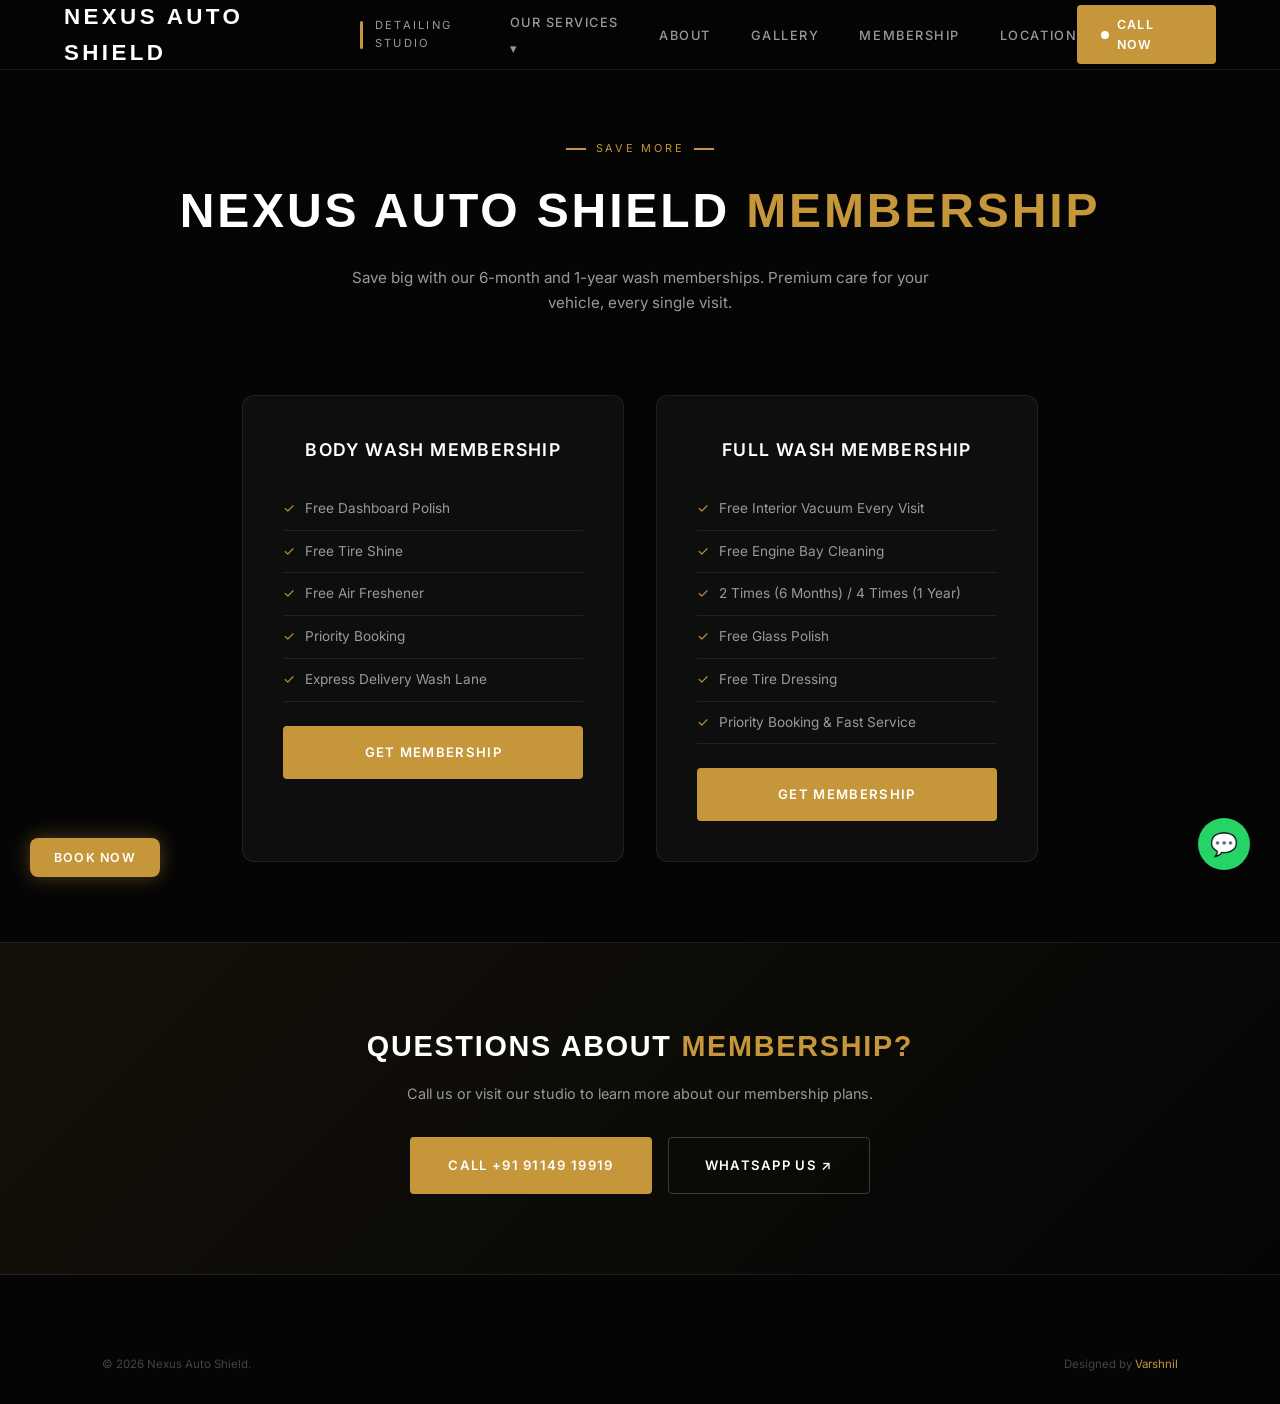
<file: membership.html>
<!DOCTYPE html>
<html lang="en">
<head>
  <meta charset="UTF-8">
  <meta name="viewport" content="width=device-width,initial-scale=1.0">
  <title>Membership Plans | Nexus Auto Shield</title>
  <link rel="stylesheet" href="style.css">
</head>
<body>

<nav class="nav" id="navbar">
  <div class="nav-brand"><a href="index.html" style="display:flex;align-items:center;gap:12px"><h2>NEXUS AUTO SHIELD</h2><div class="divider"></div><span>Detailing Studio</span></a></div>
  <ul class="nav-menu" id="navMenu">
    <li class="dropdown"><a href="services.html">Our Services ▾</a><div class="dropdown-content"><a href="services.html#wash">Car Wash</a><a href="services.html#ppf">PPF</a><a href="services.html#graphene">10H Graphene</a></div></li>
    <li><a href="index.html#trust">About</a></li>
    <li><a href="index.html#testimonials">Gallery</a></li>
    <li><a href="membership.html">Membership</a></li>
    <li><a href="index.html#footer">Location</a></li>
  </ul>
  <a href="tel:+919114919919" class="nav-cta desk"><span class="dot"></span> Call Now</a>
  <button class="hamburger" id="hamburger" aria-label="Menu"><span></span><span></span><span></span></button>
</nav>

<section class="page-hero">
  <div class="tag"><span class="line"></span> Save More <span class="line"></span></div>
  <h1>Nexus Auto Shield <span class="accent">Membership</span></h1>
  <p>Save big with our 6-month and 1-year wash memberships. Premium care for your vehicle, every single visit.</p>
</section>

<div class="membership-cards">
  <div class="mem-card reveal">
    <h3>Body Wash Membership</h3>
    <ul>
      <li><span class="check">✓</span> Free Dashboard Polish</li>
      <li><span class="check">✓</span> Free Tire Shine</li>
      <li><span class="check">✓</span> Free Air Freshener</li>
      <li><span class="check">✓</span> Priority Booking</li>
      <li><span class="check">✓</span> Express Delivery Wash Lane</li>
    </ul>
    <a href="index.html#booking" class="btn-red" style="display:block;text-align:center;margin-top:1.5rem;padding:14px">Get Membership</a>
  </div>
  <div class="mem-card reveal">
    <h3>Full Wash Membership</h3>
    <ul>
      <li><span class="check">✓</span> Free Interior Vacuum Every Visit</li>
      <li><span class="check">✓</span> Free Engine Bay Cleaning</li>
      <li><span class="check">✓</span> 2 Times (6 Months) / 4 Times (1 Year)</li>
      <li><span class="check">✓</span> Free Glass Polish</li>
      <li><span class="check">✓</span> Free Tire Dressing</li>
      <li><span class="check">✓</span> Priority Booking & Fast Service</li>
    </ul>
    <a href="index.html#booking" class="btn-red" style="display:block;text-align:center;margin-top:1.5rem;padding:14px">Get Membership</a>
  </div>
</div>

<section class="cta-banner">
  <h2 class="reveal">Questions about <span class="accent">Membership?</span></h2>
  <p class="reveal">Call us or visit our studio to learn more about our membership plans.</p>
  <div class="btns reveal">
    <a href="tel:+919114919919" class="btn-red">Call +91 91149 19919</a>
    <a href="https://wa.me/919114919919" target="_blank" class="btn-ghost">WhatsApp Us ↗</a>
  </div>
</section>

<footer class="footer">
  <div class="footer-bottom" style="border-top:none;padding-top:0">
    <div>© 2026 Nexus Auto Shield.</div>
    <div class="designed">Designed by <span>Varshnil</span></div>
  </div>
</footer>

<div class="floating"><a href="https://wa.me/919114919919" target="_blank" class="float-btn float-wa">💬</a></div>
<div class="book-float"><a href="index.html#booking">Book Now</a></div>
<script src="script.js"></script>
</body>
</html>
</file>
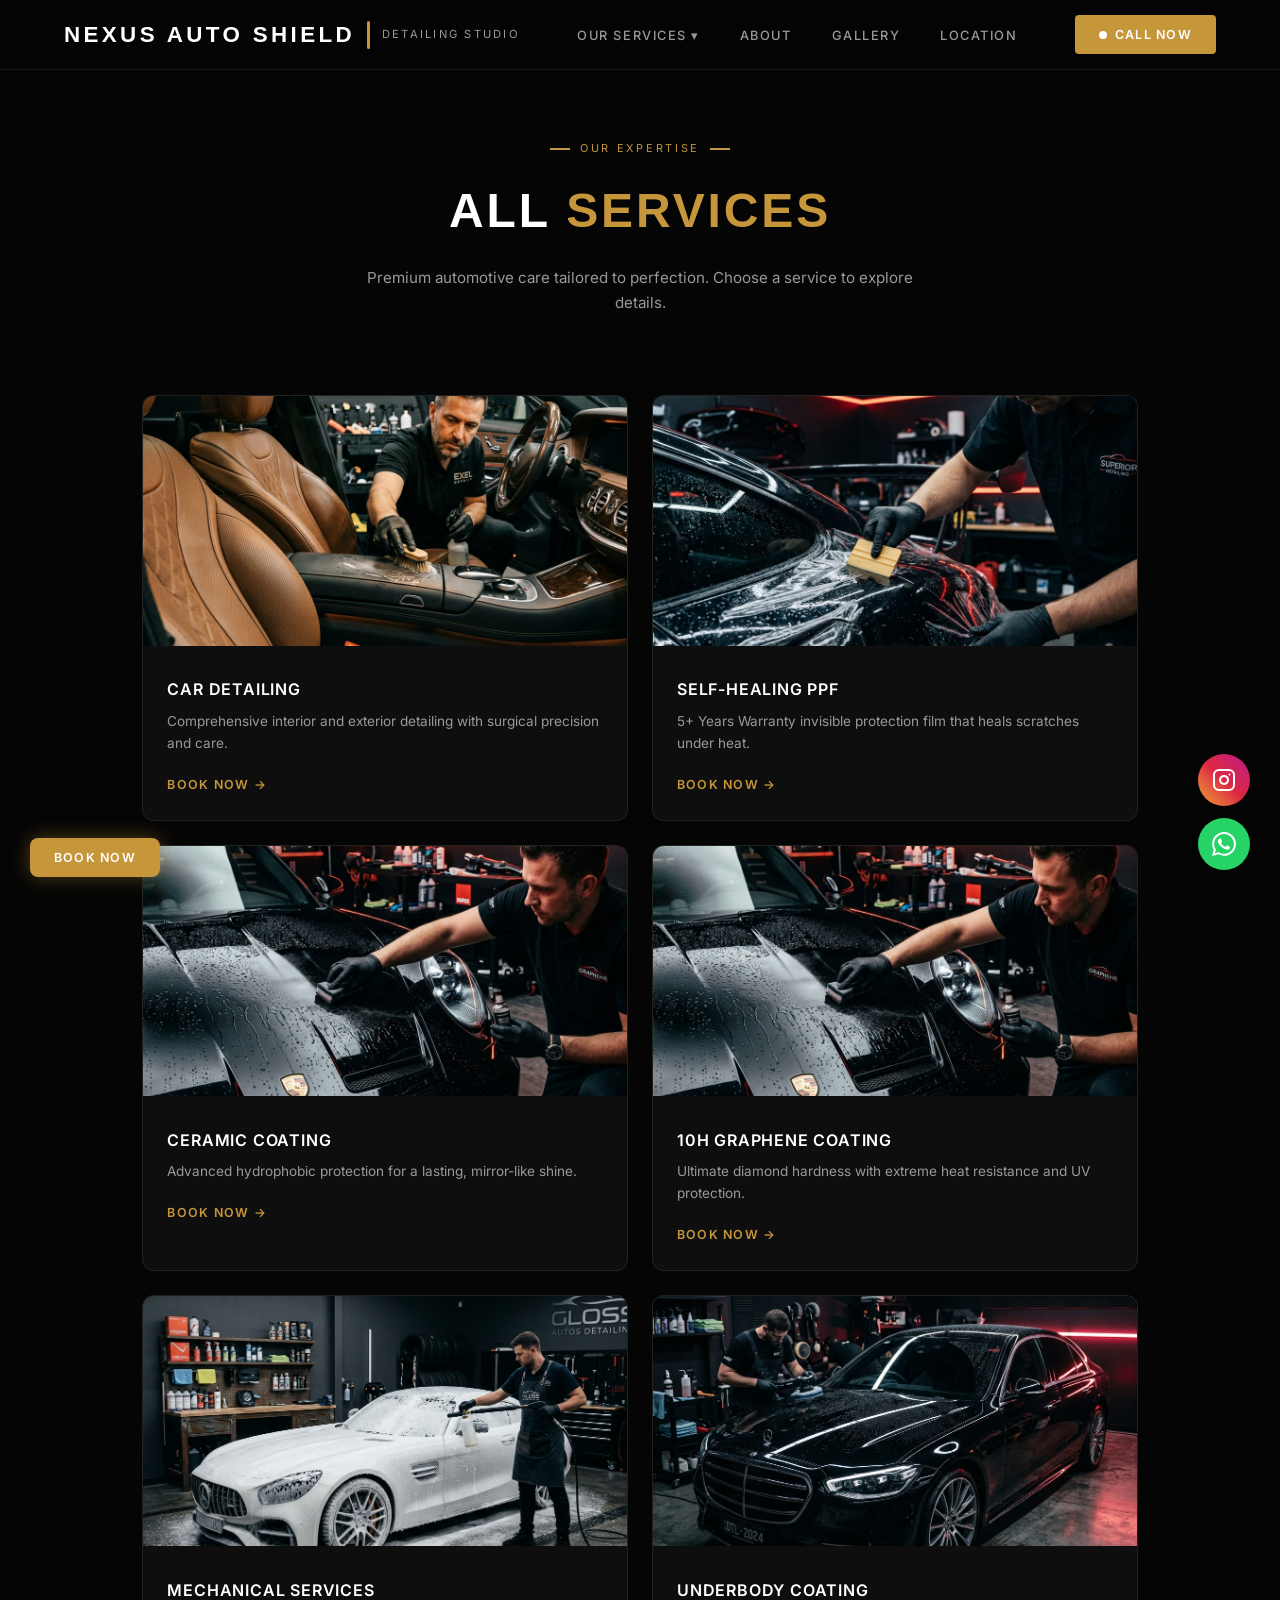
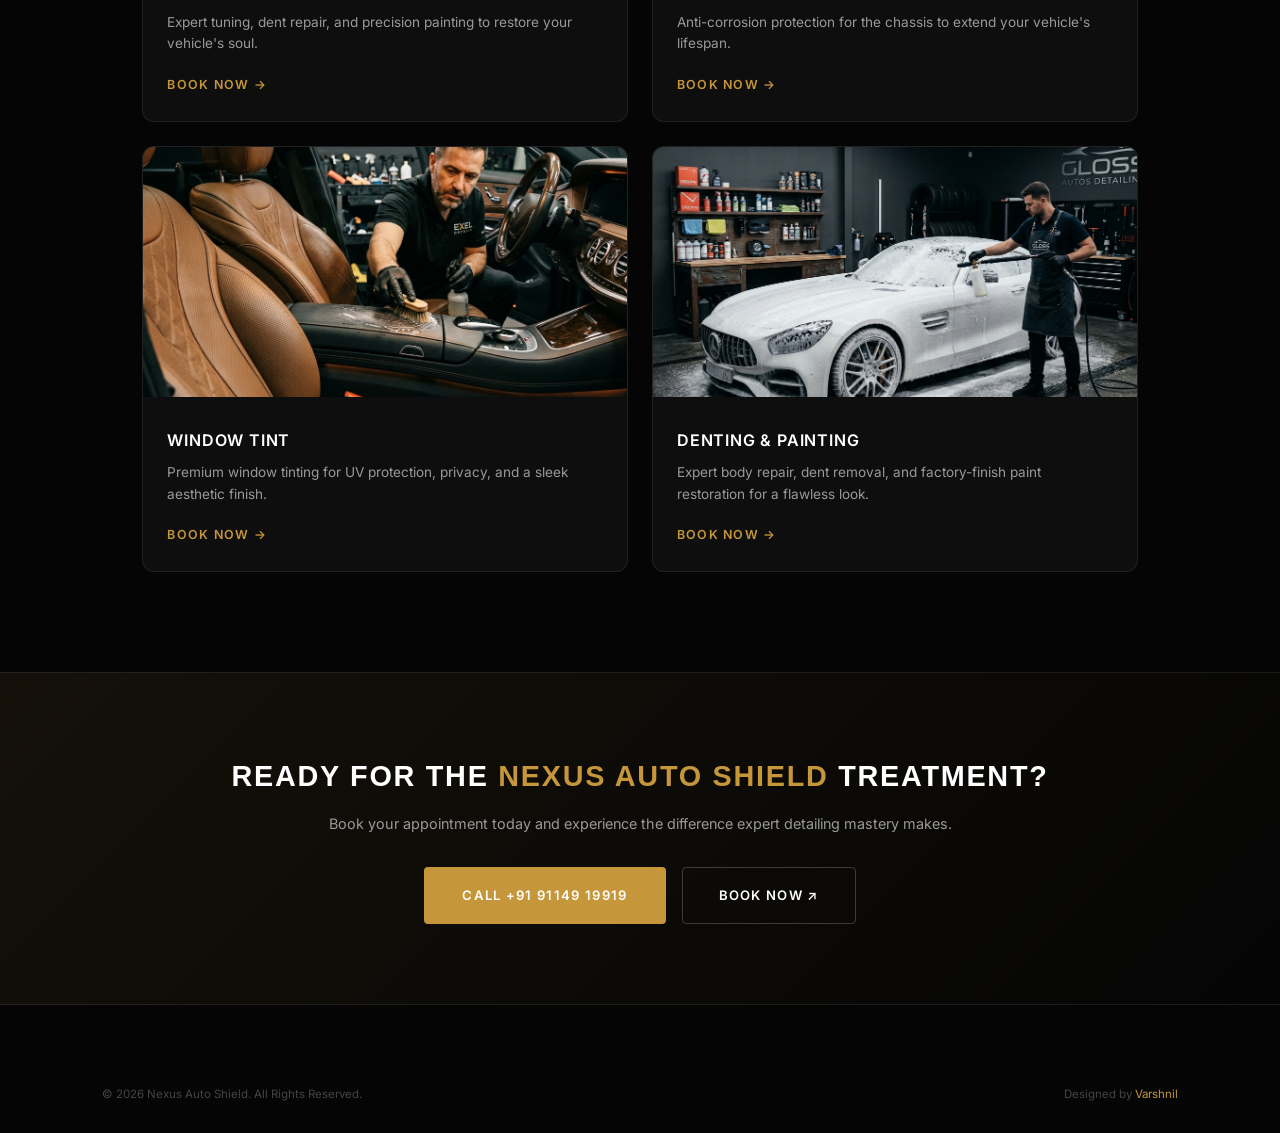
<file: services.html>
<!DOCTYPE html>
<html lang="en">
<head>
  <meta charset="UTF-8">
  <meta name="viewport" content="width=device-width,initial-scale=1.0">
  <title>All Services | Nexus Auto Shield</title>
  <meta name="description" content="Premium automotive care tailored to perfection. PPF, Ceramic Coating, Graphene, Detailing and more at Nexus Auto Shield Vijayawada.">
  <link rel="stylesheet" href="style.css">
</head>
<body>

<nav class="nav" id="navbar">
  <div class="nav-brand"><a href="index.html" style="display:flex;align-items:center;gap:12px"><h2>NEXUS AUTO SHIELD</h2><div class="divider"></div><span>Detailing Studio</span></a></div>
  <ul class="nav-menu" id="navMenu">
    <li class="dropdown"><a href="services.html">Our Services ▾</a>
      <div class="dropdown-content">
        <a href="#detailing">Car Detailing</a><a href="#ppf">Self-Healing PPF</a>
        <a href="#ceramic">Ceramic Coating</a><a href="#graphene">10H Graphene</a><a href="#mechanical">Mechanical Services</a>
        <a href="#underbody">Underbody Coating</a><a href="#tint">Window Tint</a><a href="#denting">Denting & Painting</a>
      </div>
    </li>
    <li><a href="index.html#trust">About</a></li>
    <li><a href="index.html#testimonials">Gallery</a></li>
    <li><a href="index.html#footer">Location</a></li>
  </ul>
  <a href="tel:+919114919919" class="nav-cta desk"><span class="dot"></span> Call Now</a>
  <button class="hamburger" id="hamburger" aria-label="Menu"><span></span><span></span><span></span></button>
</nav>

<section class="page-hero">
  <div class="tag"><span class="line"></span> Our Expertise <span class="line"></span></div>
  <h1>All <span class="accent">Services</span></h1>
  <p>Premium automotive care tailored to perfection. Choose a service to explore details.</p>
</section>

<div class="services-page-grid">

  <div class="sp-card reveal" id="detailing">
    <img src="images/interior.png" alt="Car Detailing">
    <div class="sp-card-body">
      <h3>Car Detailing</h3>
      <p>Comprehensive interior and exterior detailing with surgical precision and care.</p>
      <a href="index.html#booking" class="link">Book Now →</a>
    </div>
  </div>

  <div class="sp-card reveal" id="ppf">
    <img src="images/ppf.png" alt="Self-Healing PPF">
    <div class="sp-card-body">
      <h3>Self-Healing PPF</h3>
      <p>5+ Years Warranty invisible protection film that heals scratches under heat.</p>
      <a href="index.html#booking" class="link">Book Now →</a>
    </div>
  </div>

  <div class="sp-card reveal" id="ceramic">
    <img src="images/graphene.png" alt="Ceramic Coating">
    <div class="sp-card-body">
      <h3>Ceramic Coating</h3>
      <p>Advanced hydrophobic protection for a lasting, mirror-like shine.</p>
      <a href="index.html#booking" class="link">Book Now →</a>
    </div>
  </div>

  <div class="sp-card reveal" id="graphene">
    <img src="images/graphene.png" alt="10H Graphene Coating">
    <div class="sp-card-body">
      <h3>10H Graphene Coating</h3>
      <p>Ultimate diamond hardness with extreme heat resistance and UV protection.</p>
      <a href="index.html#booking" class="link">Book Now →</a>
    </div>
  </div>

  <div class="sp-card reveal" id="mechanical">
    <img src="images/carwash.png" alt="Mechanical Services">
    <div class="sp-card-body">
      <h3>Mechanical Services</h3>
      <p>Expert tuning, dent repair, and precision painting to restore your vehicle's soul.</p>
      <a href="index.html#booking" class="link">Book Now →</a>
    </div>
  </div>

  <div class="sp-card reveal" id="underbody">
    <img src="images/hero.png" alt="Underbody Coating">
    <div class="sp-card-body">
      <h3>Underbody Coating</h3>
      <p>Anti-corrosion protection for the chassis to extend your vehicle's lifespan.</p>
      <a href="index.html#booking" class="link">Book Now →</a>
    </div>
  </div>

  <div class="sp-card reveal" id="tint">
    <img src="images/interior.png" alt="Window Tint">
    <div class="sp-card-body">
      <h3>Window Tint</h3>
      <p>Premium window tinting for UV protection, privacy, and a sleek aesthetic finish.</p>
      <a href="index.html#booking" class="link">Book Now →</a>
    </div>
  </div>

  <div class="sp-card reveal" id="denting">
    <img src="images/carwash.png" alt="Denting & Painting">
    <div class="sp-card-body">
      <h3>Denting & Painting</h3>
      <p>Expert body repair, dent removal, and factory-finish paint restoration for a flawless look.</p>
      <a href="index.html#booking" class="link">Book Now →</a>
    </div>
  </div>

</div>

<section class="cta-banner">
  <h2 class="reveal">Ready for the <span class="accent">Nexus Auto Shield</span> Treatment?</h2>
  <p class="reveal">Book your appointment today and experience the difference expert detailing mastery makes.</p>
  <div class="btns reveal">
    <a href="tel:+919114919919" class="btn-red">Call +91 91149 19919</a>
    <a href="index.html#booking" class="btn-ghost">Book Now ↗</a>
  </div>
</section>

<footer class="footer" id="footer">
  <div class="footer-bottom" style="border-top:none;padding-top:0">
    <div>© 2026 Nexus Auto Shield. All Rights Reserved.</div>
    <div class="designed">Designed by <span>Varshnil</span></div>
  </div>
</footer>

<div class="floating">
  <a href="https://www.instagram.com/nexusautoshield" target="_blank" class="float-btn float-ig" aria-label="Instagram @nexusautoshield">
    <svg xmlns="http://www.w3.org/2000/svg" width="24" height="24" viewBox="0 0 24 24" fill="none" stroke="currentColor" stroke-width="2" stroke-linecap="round" stroke-linejoin="round"><rect x="2" y="2" width="20" height="20" rx="5" ry="5"/><path d="M16 11.37A4 4 0 1 1 12.63 8 4 4 0 0 1 16 11.37z"/><line x1="17.5" y1="6.5" x2="17.51" y2="6.5"/></svg>
  </a>
  <a href="https://wa.me/919114919919" target="_blank" class="float-btn float-wa" aria-label="WhatsApp">
    <svg xmlns="http://www.w3.org/2000/svg" width="24" height="24" viewBox="0 0 24 24" fill="currentColor"><path d="M17.472 14.382c-.297-.149-1.758-.867-2.03-.967-.273-.099-.471-.148-.67.15-.197.297-.767.966-.94 1.164-.173.199-.347.223-.644.075-.297-.15-1.255-.463-2.39-1.475-.883-.788-1.48-1.761-1.653-2.059-.173-.297-.018-.458.13-.606.134-.133.298-.347.446-.52.149-.174.198-.298.298-.497.099-.198.05-.371-.025-.52-.075-.149-.669-1.612-.916-2.207-.242-.579-.487-.5-.669-.51-.173-.008-.371-.01-.57-.01-.198 0-.52.074-.792.372-.272.297-1.04 1.016-1.04 2.479 0 1.462 1.065 2.875 1.213 3.074.149.198 2.096 3.2 5.077 4.487.709.306 1.262.489 1.694.625.712.227 1.36.195 1.871.118.571-.085 1.758-.719 2.006-1.413.248-.694.248-1.289.173-1.413-.074-.124-.272-.198-.57-.347m-5.421 7.403h-.004a9.87 9.87 0 0 1-5.031-1.378l-.361-.214-3.741.982.998-3.648-.235-.374a9.86 9.86 0 0 1-1.51-5.26c.001-5.45 4.436-9.884 9.888-9.884 2.64 0 5.122 1.03 6.988 2.898a9.825 9.825 0 0 1 2.893 6.994c-.003 5.45-4.437 9.884-9.885 9.884m8.413-18.297A11.815 11.815 0 0 0 12.05 0C5.495 0 .16 5.335.157 11.892c0 2.096.547 4.142 1.588 5.945L.057 24l6.305-1.654a11.882 11.882 0 0 0 5.683 1.448h.005c6.554 0 11.89-5.335 11.893-11.893a11.821 11.821 0 0 0-3.48-8.413z"/></svg>
  </a>
</div>
<div class="book-float"><a href="index.html#booking">Book Now</a></div>

<script src="script.js"></script>
</body>
</html>
</file>
<file: style.css>
@import url('https://fonts.googleapis.com/css2?family=Syncopate:wght@400;700&family=Inter:wght@300;400;500;600;700&display=swap');
*,*::before,*::after{margin:0;padding:0;box-sizing:border-box}
:root{--bg:#050505;--bg2:#0a0a0a;--accent:#C5963A;--accent-dark:#9A7730;--accent-glow:rgba(197,150,58,0.4);--text:#fff;--text2:#999;--glass:rgba(255,255,255,0.04);--border:rgba(255,255,255,0.08);--radius:12px}
html{scroll-behavior:smooth}
body{background:var(--bg);color:var(--text2);font-family:'Inter',sans-serif;overflow-x:hidden;line-height:1.6}
h1,h2,h3,h4{font-family:'Syncopate',sans-serif;color:var(--text);text-transform:uppercase;letter-spacing:.06em}
a{text-decoration:none;color:inherit}
.accent{color:var(--accent)}

/* PRELOADER */
.preloader{position:fixed;inset:0;z-index:99999;background:#050505;display:flex;flex-direction:column;align-items:center;justify-content:center;transition:opacity .6s ease, visibility .6s ease}
.preloader.hidden{opacity:0;visibility:hidden}
.preloader-logo{width:160px;height:auto;animation:preloaderPulse 1.5s ease-in-out infinite}
.preloader-bar{width:200px;height:3px;background:rgba(197,150,58,.15);border-radius:3px;margin-top:2rem;overflow:hidden;position:relative}
.preloader-bar::after{content:'';position:absolute;left:0;top:0;height:100%;width:40%;background:linear-gradient(90deg,transparent,var(--accent),transparent);border-radius:3px;animation:preloaderSlide 1.2s ease-in-out infinite}
@keyframes preloaderPulse{0%,100%{opacity:1;transform:scale(1)}50%{opacity:.7;transform:scale(.97)}}
@keyframes preloaderSlide{0%{left:-40%}100%{left:100%}}

/* NAV */
.nav{position:fixed;top:0;left:0;width:100%;z-index:1000;background:rgba(5,5,5,.9);backdrop-filter:blur(20px);border-bottom:1px solid var(--border);height:70px;display:flex;align-items:center;padding:0 5%;justify-content:space-between;transition:.3s}
.nav-brand{display:flex;align-items:center;gap:12px}
.nav-brand h2{font-size:1.4rem;font-weight:700;letter-spacing:.15em}
.nav-brand .divider{width:3px;height:28px;background:var(--accent);border-radius:2px}
.nav-brand span{font-family:'Inter',sans-serif;font-size:.7rem;letter-spacing:.2em;color:var(--text2);text-transform:uppercase}
.nav-menu{display:flex;align-items:center;gap:2.5rem;list-style:none}
.nav-menu a{font-size:.8rem;letter-spacing:.12em;text-transform:uppercase;color:var(--text2);transition:.3s;font-weight:500}
.nav-menu a:hover{color:var(--accent)}
.nav-menu .dropdown{position:relative;cursor:pointer}
.nav-menu .dropdown-content{display:none;position:absolute;top:100%;left:0;background:rgba(10,10,10,.97);border:1px solid var(--border);border-radius:8px;min-width:220px;padding:.5rem 0;margin-top:10px}
.nav-menu .dropdown:hover .dropdown-content{display:block}
.dropdown-content a{display:block;padding:10px 20px;font-size:.78rem}
.nav-cta{background:var(--accent);color:#fff;padding:10px 24px;border-radius:4px;font-size:.78rem;font-weight:600;letter-spacing:.1em;text-transform:uppercase;display:flex;align-items:center;gap:8px;transition:.3s;border:none;cursor:pointer}
.nav-cta .dot{width:8px;height:8px;background:#fff;border-radius:50%;animation:pulse 1.5s infinite}
.nav-cta:hover{box-shadow:0 0 25px var(--accent-glow)}
@keyframes pulse{0%,100%{opacity:1}50%{opacity:.4}}
.hamburger{display:none;flex-direction:column;gap:5px;cursor:pointer;background:none;border:none}
.hamburger span{width:25px;height:2px;background:#fff;transition:.3s}

/* HERO — True fixed-parallax (iOS/Android safe via clip-path:inset) */
.hero{
  position: relative;
  min-height: 100vh;
  display: flex;
  align-items: center;
  justify-content: center;
  overflow: hidden;
  padding: 160px 8% 120px;
}

/* Wrapper clips the fixed child to this section only */
.hero-parallax-wrap{
  position: absolute;
  inset: 0;
  /* clip-path traps the fixed bg inside this section */
  clip-path: inset(0 0 0 0);
  -webkit-clip-path: inset(0 0 0 0);
  z-index: 0;
}

/* Fixed background — stays locked to viewport, clipped by parent */
.hero-parallax-bg{
  position: fixed;
  inset: 0;
  background: url('images/hero-parallax.jpg') center/cover no-repeat;
  will-change: transform;
  z-index: 0;
}

/* Dark overlay for legibility */
.hero-parallax-overlay{
  position: fixed;
  inset: 0;
  background: rgba(0,0,0,.52);
  z-index: 1;
}

/* Content sits above everything */
.hero-content{
  position: relative;
  z-index: 2;
  text-align: center;
  max-width: 780px;
  margin: 0 auto;
}

/* Small accent tagline */
.hero-contact-tag{
  display: inline-block;
  font-size: .65rem;
  letter-spacing: .38em;
  text-transform: uppercase;
  color: var(--accent);
  border: 1px solid rgba(197,150,58,.35);
  background: rgba(197,150,58,.08);
  padding: 7px 22px;
  border-radius: 3px;
  margin-bottom: 1.8rem;
}

/* Main heading */
.hero-contact-heading{
  font-size: clamp(2.2rem, 5.5vw, 4rem);
  font-weight: 800;
  line-height: 1.15;
  color: #fff;
  margin-bottom: 1.5rem;
  letter-spacing: -.02em;
}

/* Sub paragraph */
.hero-contact-sub{
  font-size: clamp(.88rem, 1.2vw, 1.05rem);
  color: rgba(255,255,255,.68);
  max-width: 600px;
  margin: 0 auto 2.5rem;
  line-height: 1.8;
}

/* Keep old selectors working */
.hero-tag{display:inline-flex;align-items:center;gap:8px;background:rgba(197,150,58,.12);border:1px solid rgba(197,150,58,.25);padding:8px 20px;border-radius:4px;font-size:.68rem;letter-spacing:.2em;text-transform:uppercase;color:var(--accent);margin-bottom:2rem}
.hero-tag .dot{width:6px;height:6px;background:var(--accent);border-radius:50%}
.hero h1{font-size:clamp(2.5rem,6vw,5rem);line-height:1.1;margin-bottom:1.5rem;font-weight:700}
.hero h1 span{-webkit-text-stroke:2px var(--text);color:transparent}
.hero h1 .filled{-webkit-text-stroke:0;color:var(--accent)}
.hero-sub{font-size:clamp(.9rem,1.3vw,1.1rem);color:var(--text2);max-width:550px;margin-bottom:2.5rem;line-height:1.7}
.btn-red{background:var(--accent);color:#fff;padding:16px 36px;border-radius:4px;font-size:.82rem;font-weight:600;letter-spacing:.1em;text-transform:uppercase;border:2px solid var(--accent);transition:.3s;cursor:pointer}
.btn-red:hover{box-shadow:0 0 30px var(--accent-glow);transform:translateY(-2px)}
.btn-ghost{background:transparent;color:#fff;padding:16px 36px;border-radius:4px;font-size:.82rem;font-weight:600;letter-spacing:.1em;text-transform:uppercase;border:1px solid rgba(255,255,255,.2);transition:.3s;cursor:pointer;display:flex;align-items:center;gap:8px}
.btn-ghost:hover{border-color:var(--accent);color:var(--accent)}
.hero-btns{display:flex;gap:1rem;flex-wrap:wrap;justify-content:center}

/* STATS */
.stats{padding:40px 8%;display:flex;justify-content:center;gap:5rem;flex-wrap:wrap;border-bottom:1px solid var(--border)}
.stat{text-align:center}
.stat-num{font-family:'Syncopate',sans-serif;font-size:clamp(2rem,4vw,3rem);font-weight:700;color:var(--text)}
.stat-num .star{color:var(--accent)}
.stat-label{font-size:.7rem;text-transform:uppercase;letter-spacing:.15em;color:var(--text2);margin-top:.3rem}

/* DIAGONAL GOLD DIVIDER */
.red-divider{position:relative;height:80px;overflow:hidden}
.red-divider::before{content:'';position:absolute;top:0;left:-5%;right:-5%;height:200%;background:linear-gradient(135deg,var(--accent) 0%,#6B5020 100%);transform:skewY(-1.5deg);transform-origin:top left}

/* BRANDS MARQUEE */
.brands{padding:60px 0;text-align:center;overflow:hidden}
.brands .tag{font-size:.68rem;letter-spacing:.25em;text-transform:uppercase;color:var(--accent);display:flex;align-items:center;justify-content:center;gap:10px;margin-bottom:2rem}
.brands .tag .line{width:20px;height:2px;background:var(--accent)}
.brands-track{display:flex;gap:3rem;animation:scroll 25s linear infinite;width:max-content}
.brand-name{font-family:'Syncopate',sans-serif;font-size:clamp(.8rem,1.5vw,1.1rem);font-weight:700;white-space:nowrap;letter-spacing:.1em;text-transform:uppercase}
.brand-name:nth-child(odd){color:rgba(255,255,255,.12)}
.brand-name:nth-child(even){color:var(--accent);opacity:.35}
.brand-sep{color:rgba(255,255,255,.1)}
@keyframes scroll{0%{transform:translateX(0)}100%{transform:translateX(-50%)}}

/* PRODUCT BRANDS */
.product-brands{padding:60px 8%;text-align:center}
.product-brands .tag{font-size:.68rem;letter-spacing:.25em;text-transform:uppercase;color:var(--accent);display:flex;align-items:center;justify-content:center;gap:10px;margin-bottom:2rem}
.product-brands .tag .line{width:20px;height:2px;background:var(--accent)}
.product-logos{display:flex;justify-content:center;gap:2rem;flex-wrap:wrap;align-items:center}
.product-logos img{height:45px;opacity:.6;filter:grayscale(1) brightness(1.5);transition:.3s}
.product-logos img:hover{opacity:1;filter:grayscale(0)}

/* FEATURED SERVICES */
.featured{padding:80px 8%}
.featured .intro{font-size:.9rem;color:var(--text2);max-width:600px;margin-bottom:3rem}
.service-showcase{display:grid;grid-template-columns:1fr 1fr;gap:0;border-radius:var(--radius);overflow:hidden;border:1px solid var(--border);margin-bottom:2.5rem;background:var(--glass)}
.service-showcase.reverse{direction:rtl}
.service-showcase.reverse>*{direction:ltr}
.service-img{width:100%;height:100%;min-height:400px;object-fit:cover}
.service-img-wrap{position:relative;overflow:hidden}
.service-img-wrap .badge{position:absolute;top:15px;left:50%;transform:translateX(-50%);background:var(--accent);color:#fff;padding:6px 18px;font-size:.65rem;letter-spacing:.15em;text-transform:uppercase;font-weight:600;border-radius:3px;z-index:2}
.service-info{padding:3rem;display:flex;flex-direction:column;justify-content:center}
.service-info .icon{width:40px;height:40px;background:rgba(197,150,58,.12);border-radius:8px;display:flex;align-items:center;justify-content:center;margin-bottom:1.5rem;font-size:1.2rem;color:var(--accent)}
.service-info h3{font-family:'Syncopate',sans-serif;font-size:1rem;margin-bottom:.8rem;letter-spacing:.08em}
.service-info p{font-size:.88rem;line-height:1.7;margin-bottom:1.5rem}
.service-tags{display:flex;gap:.5rem;flex-wrap:wrap;margin-bottom:1.5rem}
.service-tags span{padding:6px 14px;border:1px solid var(--border);border-radius:4px;font-size:.7rem;letter-spacing:.08em;color:var(--text2)}
.service-link{color:var(--accent);font-size:.8rem;font-weight:600;letter-spacing:.1em;text-transform:uppercase;display:flex;align-items:center;gap:6px;transition:.3s}
.service-link:hover{gap:12px}

/* DETAILING MENU */
.detail-menu{position:relative}
.detail-menu h2{font-size:clamp(1.2rem,2.5vw,1.8rem);margin-bottom:3rem}
.menu-grid{display:grid;grid-template-columns:1fr 1fr;gap:0;max-width:1000px;margin:0 auto;border-radius:var(--radius);overflow:hidden;background:rgba(255,255,255,.05);border:1px solid rgba(255,255,255,.12)}
.menu-item{display:flex;align-items:center;gap:12px;padding:20px 30px;border-bottom:1px solid rgba(255,255,255,.08);font-size:.9rem;color:rgba(255,255,255,.7);transition:.3s}
.menu-item:hover{background:rgba(197,150,58,.1);color:#fff}
.menu-item .check{color:var(--accent);font-size:.9rem}

/* TRUST / ABOUT */
/* TRUST SECTION */
.trust-section{padding:100px 8%;position:relative}
.trust-container{max-width:1200px;margin:0 auto}
.trust-grid-new{display:grid;grid-template-columns:1fr 1fr;gap:5rem;align-items:center}
.trust-tag{font-size:.68rem;letter-spacing:.25em;text-transform:uppercase;color:var(--accent);display:flex;align-items:center;gap:10px;margin-bottom:1.5rem}
.trust-tag::before{content:'';width:20px;height:2px;background:var(--accent)}
.trust-heading{font-size:clamp(1.6rem,3vw,2.5rem);font-weight:800;line-height:1.2;margin-bottom:1.5rem;letter-spacing:-.02em}
.trust-text{font-size:.92rem;line-height:1.8;color:var(--text2);margin-bottom:1rem}
.trust-text strong{color:var(--text)}

/* Trust Metrics */
.trust-metrics{display:flex;flex-direction:column;gap:1.2rem;margin-top:2rem}
.metric{display:flex;align-items:center;gap:1rem;padding:1rem 1.2rem;background:var(--glass);border:1px solid var(--border);border-radius:var(--radius);transition:all .4s cubic-bezier(.16,1,.3,1)}
.metric:hover{border-color:var(--accent);transform:translateX(8px);box-shadow:0 0 20px rgba(197,150,58,.1)}
.metric-icon{width:44px;height:44px;background:rgba(197,150,58,.1);border-radius:12px;display:flex;align-items:center;justify-content:center;flex-shrink:0}
.metric-icon svg{width:22px;height:22px;stroke:var(--accent)}
.metric-info{display:flex;flex-direction:column}
.metric-number{font-size:.95rem;font-weight:700;color:var(--text);letter-spacing:.05em}
.metric-label{font-size:.72rem;color:var(--text2);letter-spacing:.08em;text-transform:uppercase;margin-top:2px}

/* Trust Visual */
.trust-visual{position:relative}
.trust-image-wrapper{position:relative;border-radius:var(--radius);overflow:hidden;aspect-ratio:4/5}
.trust-image-wrapper img{width:100%;height:100%;object-fit:cover;transition:transform .6s cubic-bezier(.16,1,.3,1);filter:brightness(.9)}
.trust-image-wrapper:hover img{transform:scale(1.03);filter:brightness(1)}
.trust-image-border{position:absolute;inset:-8px;border:2px solid var(--accent);border-radius:calc(var(--radius) + 4px);opacity:.3;z-index:-1}
.trust-rating-card{position:absolute;bottom:-20px;left:-20px;background:rgba(10,10,10,.85);backdrop-filter:blur(20px);-webkit-backdrop-filter:blur(20px);border:1px solid var(--border);border-radius:var(--radius);padding:1.2rem 1.5rem;display:flex;flex-direction:column;align-items:center;gap:4px;z-index:2}
.rating-stars{font-size:1.3rem;color:var(--accent);letter-spacing:2px}
.rating-score{font-size:1.1rem;font-weight:700;color:var(--text)}
.rating-source{font-size:.62rem;letter-spacing:.15em;text-transform:uppercase;color:var(--text2)}

/* Data-animate transitions */
[data-animate]{opacity:0;transition:opacity .8s cubic-bezier(.16,1,.3,1),transform .8s cubic-bezier(.16,1,.3,1)}
[data-animate="fade-right"]{transform:translateX(-40px)}
[data-animate="fade-left"]{transform:translateX(40px)}
[data-animate="fade-up"]{transform:translateY(40px)}
[data-animate].is-visible{opacity:1;transform:translate(0)}

/* TESTIMONIALS - Horizontal Scroll Track */
.testimonials{padding:80px 8%}
.testimonials .header{text-align:center;margin-bottom:3rem}
.testimonials .tag{font-size:.68rem;letter-spacing:.25em;text-transform:uppercase;color:var(--accent);display:flex;align-items:center;justify-content:center;gap:10px;margin-bottom:1rem}
.testimonials .tag .line{width:20px;height:2px;background:var(--accent)}
.testimonials-track-wrapper{overflow-x:auto;padding-bottom:1rem;cursor:grab;-webkit-overflow-scrolling:touch;scrollbar-width:thin;scrollbar-color:var(--accent) transparent}
.testimonials-track-wrapper::-webkit-scrollbar{height:6px}
.testimonials-track-wrapper::-webkit-scrollbar-track{background:transparent}
.testimonials-track-wrapper::-webkit-scrollbar-thumb{background:var(--accent);border-radius:3px}
.testimonials-track{display:flex;gap:1.5rem;padding:0 .5rem}
.testimonial-card{min-width:380px;max-width:420px;background:var(--glass);border:1px solid var(--border);border-radius:var(--radius);padding:2rem;flex-shrink:0;transition:.3s}
.testimonial-card:hover{border-color:rgba(197,150,58,.25);transform:translateY(-3px)}
.testimonial-header{display:flex;align-items:center;gap:12px;margin-bottom:1rem}
.reviewer-avatar{width:44px;height:44px;border-radius:50%;background:linear-gradient(135deg,var(--accent),#6B5020);display:flex;align-items:center;justify-content:center;font-family:'Syncopate',sans-serif;font-size:.7rem;font-weight:700;color:#fff;flex-shrink:0;letter-spacing:.05em}
.reviewer-info{display:flex;flex-direction:column;flex:1}
.reviewer-name{font-size:.88rem;font-weight:600;color:var(--text)}
.reviewer-time{font-size:.7rem;color:#555;display:flex;align-items:center;gap:5px;margin-top:2px}
.reviewer-time svg{color:#555}
.google-badge{flex-shrink:0;opacity:.8;transition:.3s}
.google-badge:hover{opacity:1}
.testimonial-stars{color:#FFD700;margin-bottom:.8rem;font-size:.9rem;letter-spacing:2px}
.testimonial-text{font-size:.85rem;line-height:1.7;font-style:italic;color:#aaa}

/* BOOKING */
.booking{position:relative}
.booking h2{font-size:clamp(1.3rem,2.5vw,2rem);margin-bottom:.8rem;text-align:center}
.booking .sub{color:rgba(255,255,255,.55);max-width:600px;margin:0 auto 1.5rem;font-size:.9rem;text-align:center}
.booking-features{display:flex;justify-content:center;gap:2rem;margin-bottom:2.5rem;flex-wrap:wrap}
.booking-features .feat{display:flex;align-items:center;gap:8px;font-size:.82rem;color:rgba(255,255,255,.6)}
.booking-features .feat .ico{color:var(--accent)}
.booking-form{max-width:700px;margin:0 auto;background:rgba(255,255,255,.07);border:1px solid rgba(255,255,255,.14);border-radius:var(--radius);padding:2.5rem}

/* SHARED PARALLAX SECTION PATTERN */
.parallax-section{position:relative;overflow:hidden}
.section-parallax-wrap{position:absolute;inset:0;clip-path:inset(0 0 0 0);-webkit-clip-path:inset(0 0 0 0);z-index:0}
.section-parallax-bg{position:fixed;inset:0;background-size:cover;background-position:center;background-repeat:no-repeat;will-change:transform;z-index:0}
.section-parallax-overlay{position:fixed;inset:0;z-index:1}
.section-parallax-content{position:relative;z-index:2;padding:100px 8%;text-align:center}
.form-row{display:grid;grid-template-columns:1fr 1fr;gap:1rem;margin-bottom:1rem}
.form-group{margin-bottom:.5rem;text-align:left}
.form-group label{display:block;font-size:.7rem;text-transform:uppercase;letter-spacing:.1em;color:var(--text2);margin-bottom:.4rem}
.form-group input,.form-group select,.form-group textarea{width:100%;padding:12px 16px;background:rgba(255,255,255,.05);border:1px solid rgba(255,255,255,.1);border-radius:8px;color:#fff;font-size:.88rem;font-family:'Inter',sans-serif;transition:.3s}
.form-group input:focus,.form-group select:focus,.form-group textarea:focus{outline:none;border-color:var(--accent)}
.form-group select option{background:#111}
.form-submit{width:100%;padding:16px;background:var(--accent);color:#fff;border:none;border-radius:8px;font-size:.88rem;font-weight:600;letter-spacing:.1em;text-transform:uppercase;cursor:pointer;transition:.3s;margin-top:.5rem}
.form-submit:hover{box-shadow:0 0 30px var(--accent-glow)}

/* CTA BANNER */
.cta-banner{padding:80px 8%;text-align:center;background:linear-gradient(135deg,rgba(197,150,58,.08),transparent);border-top:1px solid var(--border);border-bottom:1px solid var(--border)}
.cta-banner h2{font-size:clamp(1.2rem,2.5vw,1.8rem);margin-bottom:.8rem}
.cta-banner p{color:var(--text2);margin-bottom:2rem;font-size:.9rem}
.cta-banner .btns{display:flex;justify-content:center;gap:1rem;flex-wrap:wrap}

/* FOOTER */
.footer{padding:80px 8% 30px}
.footer-main{display:grid;grid-template-columns:1fr 1fr;gap:4rem;align-items:start;margin-bottom:3rem}
.footer-info .brand{display:flex;align-items:center;gap:12px;margin-bottom:1.5rem}
.footer-info .brand h3{font-size:1.2rem;letter-spacing:.12em}
.footer-info .brand .divider{width:3px;height:24px;background:var(--accent);border-radius:2px}
.footer-info .brand span{font-family:'Inter',sans-serif;font-size:.65rem;letter-spacing:.18em;color:var(--text2);text-transform:uppercase}
.footer-info>p{font-size:.88rem;line-height:1.7;margin-bottom:2rem;max-width:450px}
.contact-card{background:var(--glass);border:1px solid var(--border);border-radius:var(--radius);padding:18px 24px;margin-bottom:1rem;display:flex;align-items:center;gap:15px}
.contact-card .ico{width:40px;height:40px;background:rgba(197,150,58,.1);border-radius:10px;display:flex;align-items:center;justify-content:center;font-size:1.1rem;color:var(--accent);flex-shrink:0}
.contact-card .label{font-size:.65rem;text-transform:uppercase;letter-spacing:.12em;color:var(--accent)}
.contact-card .value{font-size:.88rem;color:var(--text);font-weight:500}
.footer-map{border-radius:var(--radius);overflow:hidden;border:1px solid var(--border);height:100%;min-height:350px}
.footer-map iframe{width:100%;height:100%;min-height:350px;border:0;filter:grayscale(.8) invert(.92) contrast(.85)}
.footer-bottom{display:flex;justify-content:space-between;align-items:center;padding-top:2rem;border-top:1px solid var(--border);font-size:.72rem;color:#444;flex-wrap:wrap;gap:1rem}
.footer-bottom .designed span{color:var(--accent)}

/* FLOATING */
.floating{position:fixed;bottom:30px;right:30px;z-index:999;display:flex;flex-direction:column;gap:12px}
.float-btn{width:52px;height:52px;border-radius:50%;display:flex;align-items:center;justify-content:center;color:#fff;font-size:1.4rem;transition:.3s;box-shadow:0 4px 15px rgba(0,0,0,.4)}
.float-btn:hover{transform:scale(1.1)}
.float-ig{background:linear-gradient(45deg,#f09433,#e6683c,#dc2743,#cc2366,#bc1888)}
.float-wa{background:#25D366}
.book-float{position:fixed;bottom:30px;left:30px;z-index:999}
.book-float a{background:var(--accent);color:#fff;padding:12px 24px;border-radius:8px;font-size:.78rem;font-weight:600;letter-spacing:.1em;text-transform:uppercase;box-shadow:0 0 20px var(--accent-glow);transition:.3s}
.book-float a:hover{box-shadow:0 0 35px var(--accent-glow)}

/* GALLERY */
.gallery{padding:80px 8%}
.gallery .tag{font-size:.68rem;letter-spacing:.25em;text-transform:uppercase;color:var(--accent);display:flex;align-items:center;justify-content:center;gap:10px;margin-bottom:1rem}
.gallery .tag .line{width:20px;height:2px;background:var(--accent)}
.gallery-grid{display:grid;grid-template-columns:repeat(3,1fr);gap:1rem;max-width:1200px;margin:0 auto}
.gallery-item{border-radius:var(--radius);overflow:hidden;border:1px solid var(--border);aspect-ratio:4/3;cursor:pointer;position:relative}
.gallery-item img{width:100%;height:100%;object-fit:cover;transition:transform .5s ease,filter .5s ease;filter:brightness(.85)}
.gallery-item:hover img{transform:scale(1.08);filter:brightness(1)}
.gallery-item::after{content:'';position:absolute;inset:0;background:linear-gradient(to top,rgba(0,0,0,.3),transparent);opacity:1;transition:opacity .3s}
.gallery-item:hover::after{opacity:0}
.premium-brands{border-top:1px solid var(--border)}

/* REVEAL */
.reveal{opacity:0;transform:translateY(30px);transition:.8s ease}
.reveal.active{opacity:1;transform:translateY(0)}

/* SERVICES PAGE */
.page-hero{padding:140px 8% 80px;text-align:center}
.page-hero .tag{font-size:.68rem;letter-spacing:.25em;text-transform:uppercase;color:var(--accent);display:flex;align-items:center;justify-content:center;gap:10px;margin-bottom:1rem}
.page-hero .tag .line{width:20px;height:2px;background:var(--accent)}
.page-hero h1{font-size:clamp(1.8rem,4vw,3rem);margin-bottom:1rem}
.page-hero p{color:var(--text2);max-width:600px;margin:0 auto;font-size:.95rem}
.services-page-grid{padding:0 8% 100px;display:grid;grid-template-columns:repeat(auto-fill,minmax(350px,1fr));gap:1.5rem;max-width:1200px;margin:0 auto}
.sp-card{border-radius:var(--radius);overflow:hidden;border:1px solid var(--border);background:var(--glass);transition:.4s}
.sp-card:hover{border-color:rgba(197,150,58,.3);transform:translateY(-5px)}
.sp-card img{width:100%;height:250px;object-fit:cover}
.sp-card-body{padding:1.5rem}
.sp-card-body h3{font-family:'Inter',sans-serif;font-size:1rem;font-weight:600;margin-bottom:.5rem;text-transform:uppercase;letter-spacing:.05em;color:var(--text)}
.sp-card-body p{font-size:.85rem;line-height:1.6;margin-bottom:1rem}
.sp-card-body .link{color:var(--accent);font-size:.78rem;font-weight:600;letter-spacing:.1em;text-transform:uppercase}

/* MEMBERSHIP PAGE */
.membership-cards{padding:0 8% 80px;display:grid;grid-template-columns:repeat(auto-fill,minmax(300px,1fr));gap:2rem;max-width:1000px;margin:0 auto}
.mem-card{background:var(--glass);border:1px solid var(--border);border-radius:var(--radius);padding:2.5rem;text-align:center}
.mem-card h3{font-family:'Inter',sans-serif;font-size:1.1rem;font-weight:600;margin-bottom:1.5rem;color:var(--text);text-transform:uppercase;letter-spacing:.08em}
.mem-card ul{list-style:none;text-align:left}
.mem-card li{padding:10px 0;border-bottom:1px solid var(--border);font-size:.85rem;color:var(--text2);display:flex;align-items:center;gap:10px}
.mem-card li .check{color:var(--accent)}

/* RESPONSIVE */
@media(max-width:768px){
  .nav-menu{display:none}
  .nav-cta.desk{display:none}
  .hamburger{display:flex}
  .nav-menu.open{display:flex;flex-direction:column;position:absolute;top:70px;left:0;right:0;background:rgba(5,5,5,.97);padding:2rem 5%;gap:1.5rem;border-bottom:1px solid var(--border)}
  .service-showcase{grid-template-columns:1fr}
  .service-showcase.reverse{direction:ltr}
  .service-img{min-height:250px}
  .trust-grid-new{grid-template-columns:1fr}
  .trust-visual{margin-top:2rem}
  .trust-rating-card{bottom:-10px;left:10px}
  .footer-main{grid-template-columns:1fr}
  .stats{gap:2rem}
  .form-row{grid-template-columns:1fr}
  .hero{min-height:100svh;padding:140px 6% 100px}
  .hero-btns{flex-direction:column;align-items:center}
  .menu-grid{grid-template-columns:1fr}
  .footer-bottom{flex-direction:column;text-align:center}
  .gallery-grid{grid-template-columns:repeat(2,1fr)}
  .book-float{left:15px;bottom:15px}
  .floating{bottom:15px;right:15px}
}
</file>
